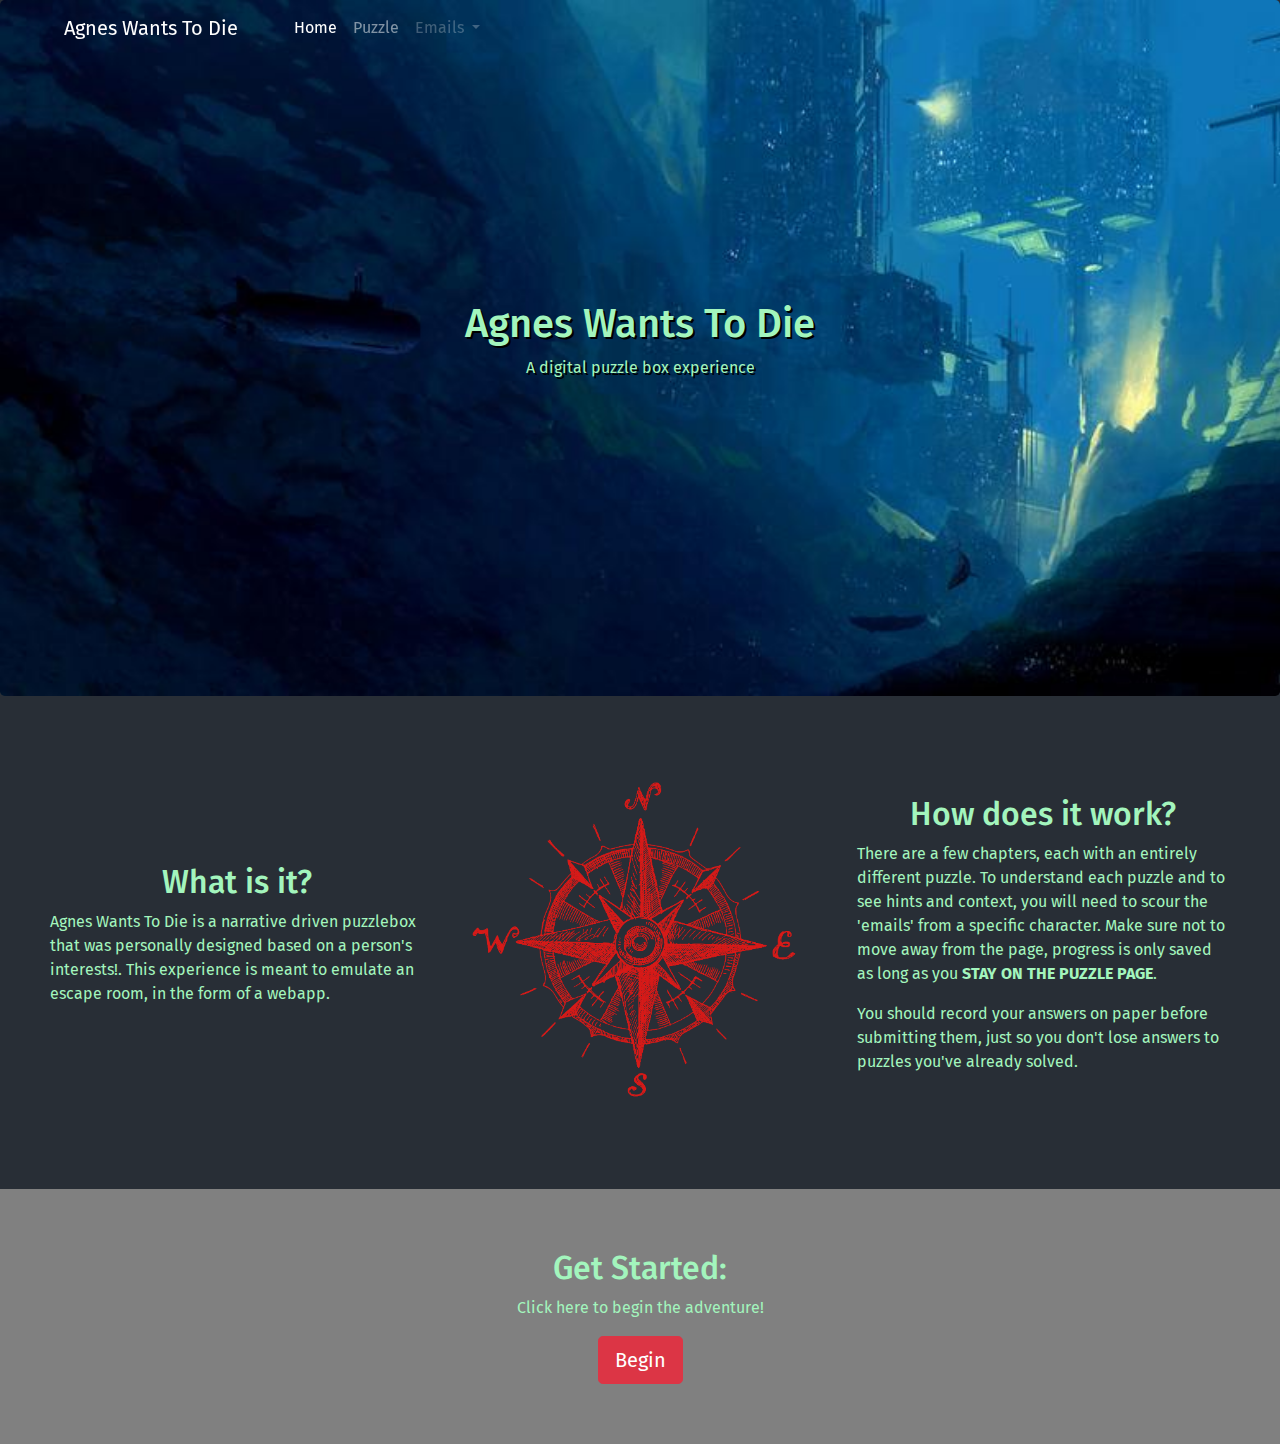
<file: index.html>
<!DOCTYPE html>
<html>
<head>
	<title>
		Agnes Wants To Die - A Puzzle Box
	</title>

	<meta charset="utf-8">
	<meta name="viewport" content="width=device-width, initial-scale=1">
	<link rel="stylesheet" href="https://stackpath.bootstrapcdn.com/bootstrap/4.3.1/css/bootstrap.min.css" integrity="sha384-ggOyR0iXCbMQv3Xipma34MD+dH/1fQ784/j6cY/iJTQUOhcWr7x9JvoRxT2MZw1T" crossorigin="anonymous">
	<script src="https://code.jquery.com/jquery-3.3.1.slim.min.js" integrity="sha384-q8i/X+965DzO0rT7abK41JStQIAqVgRVzpbzo5smXKp4YfRvH+8abtTE1Pi6jizo" crossorigin="anonymous" defer></script>
	<script src="https://cdnjs.cloudflare.com/ajax/libs/popper.js/1.14.7/umd/popper.min.js" integrity="sha384-UO2eT0CpHqdSJQ6hJty5KVphtPhzWj9WO1clHTMGa3JDZwrnQq4sF86dIHNDz0W1" crossorigin="anonymous" defer></script>
	<script src="https://stackpath.bootstrapcdn.com/bootstrap/4.3.1/js/bootstrap.min.js" integrity="sha384-JjSmVgyd0p3pXB1rRibZUAYoIIy6OrQ6VrjIEaFf/nJGzIxFDsf4x0xIM+B07jRM" crossorigin="anonymous" defer></script>

	<link rel="stylesheet" type="text/css" href="style.css">
	<link rel="stylesheet" type="text/css" href="animate.css">
	<link href="https://fonts.googleapis.com/css?family=Fira+Sans&display=swap" rel="stylesheet">
</head>

<body>
	<nav class="navbar navbar-expand-lg navbar-dark fixed-top">
		<a class="navbar-brand mx-5 animated fadeInUp" href="index.html">Agnes Wants To Die</a>
		<button class="navbar-toggler" type="button" data-toggle="collapse" data-target="#navbarNavDropdown" aria-controls="navbarNavDropdown" aria-expanded="false" aria-label="Toggle navigation">
			<span class="navbar-toggler-icon"></span>
		</button>
		<div class="collapse navbar-collapse " id="navbarNavDropdown">
			<ul class="navbar-nav">
				<li class="nav-item active">
					<a class="nav-link" href="index.html">Home <span class="sr-only">(current)</span></a>
				</li>
				<li class="nav-item">
					<a class="nav-link" href="puzzles/puzzle.html">Puzzle</a>
				</li>
				<li class="nav-item dropdown">
					<a class="nav-link dropdown-toggle disabled" href="#" id="navbarDropdownMenuLink" data-toggle="dropdown" aria-haspopup="true" aria-expanded="false">
						Emails
					</a>
					<div class="dropdown-menu" aria-labelledby="navbarDropdownMenuLink">
						<a class="dropdown-item" href="emails/cs.html">Computer Scientist</a>
						<a class="dropdown-item" href="emails/mb.html">Marine Biologist</a>
						<a class="dropdown-item" href="emails/me.html">Mechanical Engineer</a>
					</div>
				</li>
			</ul>
		</div>
	</nav>

	<header>
		<div class="jumbotron text-center m-0 bg-cover">
			<h1 class="animated fadeIn delay-1s">Agnes Wants To Die</h1>
			<p class="animated fadeIn delay-1s slow">A digital puzzle box experience</p>
		</div>
	</header>

	<div class="container-fluid">
		<div class="row align-items-center justify-content-center">
			<div class="col-sm">
				<h2 class="text-center">What is it?</h2>
				<p>Agnes Wants To Die is a narrative driven puzzlebox that was personally designed based on a person's interests!. This experience is meant to emulate an escape room, in the form of a webapp.</p>
			</div>
			<div class="col-sm">
				<img src="front_page_naut.png" class="img-fluid">
			</div>
			<div class="col-sm">
				<h2 class="text-center">How does it work?</h2>
				<p>There are a few chapters, each with an entirely different puzzle. To understand each puzzle and to see hints and context, you will need to scour the 'emails' from a specific character. Make sure not to move away from the page, progress is only saved as long as you <strong>STAY ON THE PUZZLE PAGE</strong>. </p>
				<p>You should record your answers on paper before submitting them, just so you don't lose answers to puzzles you've already solved.</p>
			</div>
		</div>
		
	</div>

	<div class="container-fluid text-center" style="background-color: grey;">
		<h2>Get Started:</h2>
		<p>Click here to begin the adventure!</p>
		<button class="btn btn-danger btn-lg" onclick="window.location.href = 'puzzles/puzzle.html'">Begin</button>
	</div>
</body>

</html>
</file>
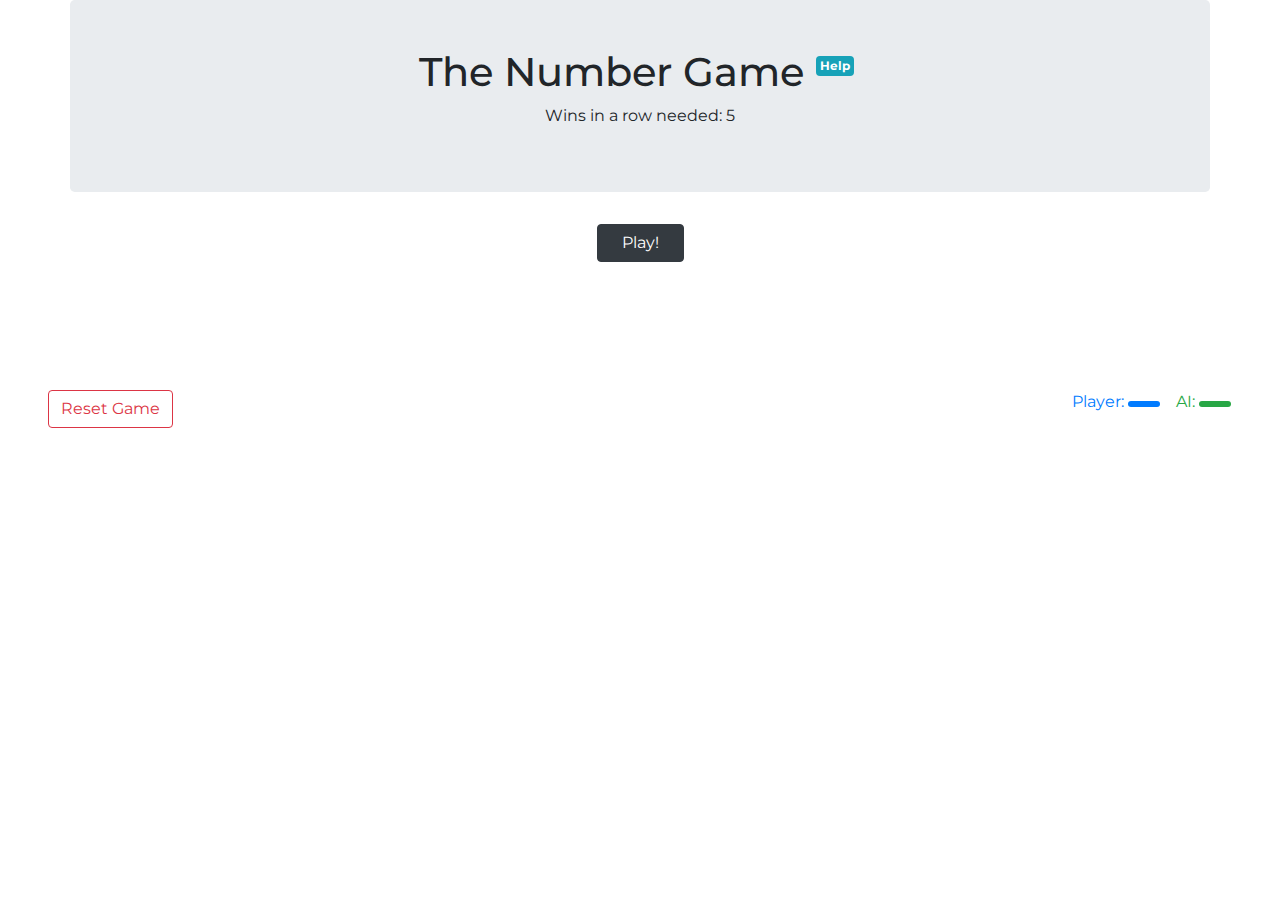
<file: puzzles/algo/index.html>
<!DOCTYPE html>
<html>
<head>
	<title>
		DeStRoY mE
	</title>

	<meta charset="utf-8">
	<meta name="viewport" content="width=device-width, initial-scale=1">
	<link rel="stylesheet" href="https://stackpath.bootstrapcdn.com/bootstrap/4.3.1/css/bootstrap.min.css" integrity="sha384-ggOyR0iXCbMQv3Xipma34MD+dH/1fQ784/j6cY/iJTQUOhcWr7x9JvoRxT2MZw1T" crossorigin="anonymous">
	<link rel="stylesheet" href="style.css">
	<script src="https://code.jquery.com/jquery-3.3.1.slim.min.js" integrity="sha384-q8i/X+965DzO0rT7abK41JStQIAqVgRVzpbzo5smXKp4YfRvH+8abtTE1Pi6jizo" crossorigin="anonymous" defer></script>
	<script src="https://cdnjs.cloudflare.com/ajax/libs/popper.js/1.14.7/umd/popper.min.js" integrity="sha384-UO2eT0CpHqdSJQ6hJty5KVphtPhzWj9WO1clHTMGa3JDZwrnQq4sF86dIHNDz0W1" crossorigin="anonymous" defer></script>
	<script src="https://stackpath.bootstrapcdn.com/bootstrap/4.3.1/js/bootstrap.min.js" integrity="sha384-JjSmVgyd0p3pXB1rRibZUAYoIIy6OrQ6VrjIEaFf/nJGzIxFDsf4x0xIM+B07jRM" crossorigin="anonymous" defer></script>
	<link rel="stylesheet" href="https://cdnjs.cloudflare.com/ajax/libs/animate.css/3.7.2/animate.min.css">
	<script src="script.js" defer></script>
	<link href="https://fonts.googleapis.com/css?family=Fira+Sans|Montserrat&display=swap" rel="stylesheet">
</head>

<body>
	<center>
		<div class="container jumbotron p-5 mx-2">
			<h1 class="d-inline-block">The Number Game </h1>
			<a href="help.html" class="badge badge-info align-top m-2 p-1 animated bounce infinite slower" onclick="Stop()" rel="noopener noreferrer" target="_blank">Help</a>
			<p>Wins in a row needed: <span id="winNum">5</span></p>
		</div>
		

		<div class="container pb-5" id="numbers">
			<button class="btn btn-dark px-4" id="test">Play!</button>
		</div>

		<!--<div class="container">
			<p class="text-primary">Player: <span class="badge badge-primary px-4" id="pl_badge"> </span></p>
			<p class="text-success">AI: <span class="badge badge-success px-4" id="ai_badge"> </span></p>
		</div>-->

		<div class="container" id="winState">
			<!-- Modal -->
			<div class="modal fade" id="exampleModal" tabindex="-1" role="dialog" aria-labelledby="exampleModalLabel" aria-hidden="true">
			  <div class="modal-dialog" role="document">
			    <div class="modal-content">
			      <div class="modal-header">
			        <h5 class="modal-title text-center" id="exampleModalLabel">Game Finished</h5>
			        <button type="button" class="close" data-dismiss="modal" aria-label="Close">
			          <span aria-hidden="true">&times;</span>
			        </button>
			      </div>
			      <div class="modal-body" id="winContent">
			        
			      </div>
			      <div class="modal-footer">
			        <button type="button" class="btn btn-outline-danger" id="resetButton" data-dismiss="modal">Reset Game</button>
			      </div>
			    </div>
			  </div>
			</div>

		</div>
	</center>

	<div class="container m-3 p-4">
		
	</div>

	<div class="float-left ml-5">
		<button type="button" class="btn btn-outline-danger" id="resetButton2">
			Reset Game
		</button>
	</div>
	<div class="float-right mx-5">
		<div class="row">
			<div class="col-xs-6">
				<p class="text-primary">Player: <span class="badge badge-primary px-3" id="pl_badge"> </span></p>
			</div>
			<div class="col-xs-6">
				<p class="text-success mx-3">AI: <span class="badge badge-success px-3" id="ai_badge"> </span></p>
			</div>
		</div>
	</div>
</body>

</html>
</file>
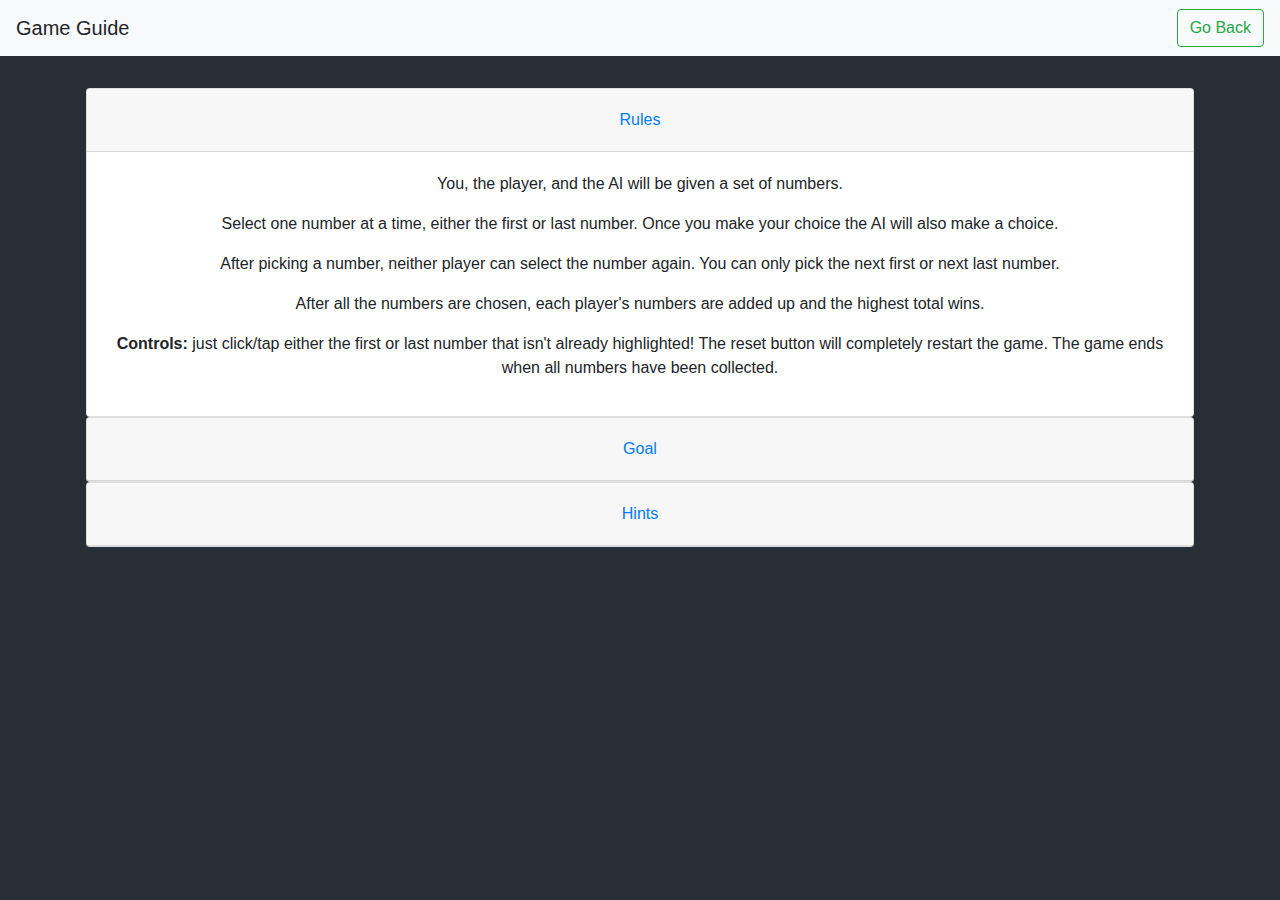
<file: help.html>
<!DOCTYPE html>
<html>
<head>
	<title>
		The Numbers Game: Explanation
	</title>

	<meta charset="utf-8">
	<meta name="viewport" content="width=device-width, initial-scale=1">
	<link rel="stylesheet" href="https://stackpath.bootstrapcdn.com/bootstrap/4.3.1/css/bootstrap.min.css" integrity="sha384-ggOyR0iXCbMQv3Xipma34MD+dH/1fQ784/j6cY/iJTQUOhcWr7x9JvoRxT2MZw1T" crossorigin="anonymous">
	<link rel="stylesheet" href="style.css">
	<script src="https://code.jquery.com/jquery-3.3.1.slim.min.js" integrity="sha384-q8i/X+965DzO0rT7abK41JStQIAqVgRVzpbzo5smXKp4YfRvH+8abtTE1Pi6jizo" crossorigin="anonymous" defer></script>
	<script src="https://cdnjs.cloudflare.com/ajax/libs/popper.js/1.14.7/umd/popper.min.js" integrity="sha384-UO2eT0CpHqdSJQ6hJty5KVphtPhzWj9WO1clHTMGa3JDZwrnQq4sF86dIHNDz0W1" crossorigin="anonymous" defer></script>
	<script src="https://stackpath.bootstrapcdn.com/bootstrap/4.3.1/js/bootstrap.min.js" integrity="sha384-JjSmVgyd0p3pXB1rRibZUAYoIIy6OrQ6VrjIEaFf/nJGzIxFDsf4x0xIM+B07jRM" crossorigin="anonymous" defer></script>
</head>
<body>
	<nav class="navbar navbar-light bg-light">
		<a class="navbar-brand">Game Guide</a>
		<form class="form-inline">
			<button class="btn btn-outline-success" type="button" onclick="window.location.href = 'index.html'">Go Back</button>		
		</form>
	</nav>

<center>

	<div class="container m-3 p-3 d-inline-block">
		<div id="accordion">
		  <div class="card">
		    <div class="card-header" id="headingOne">
		      <h5 class="mb-0">
		        <button class="btn btn-link" data-toggle="collapse" data-target="#collapseOne" aria-expanded="true" aria-controls="collapseOne">
		          Rules
		        </button>
		      </h5>
		    </div>

		    <div id="collapseOne" class="collapse show" aria-labelledby="headingOne" data-parent="#accordion">
		      <div class="card-body">
		        <p>
		        	You, the player, and the AI will be given a set of numbers.
		        </p>
		        <p>
		        	Select one number at a time, either the first or last number. Once you make your choice the AI will also make a choice.
		        </p>
		        <p>
		        	After picking a number, neither player can select the number again. You can only pick the next first or next last number.
		        </p>
		        <p>
		        	After all the numbers are chosen, each player's numbers are added up and the highest total wins.
		        </p>
		        <p>
		        	<strong>Controls:</strong> just click/tap either the first or last number that isn't already highlighted! The reset button will completely restart the game. The game ends when all numbers have been collected.
		        </p>
		      </div>
		    </div>
		  </div>
		  <div class="card">
		    <div class="card-header" id="headingTwo">
		      <h5 class="mb-0">
		        <button class="btn btn-link collapsed" data-toggle="collapse" data-target="#collapseTwo" aria-expanded="false" aria-controls="collapseTwo">
		          Goal
		        </button>
		      </h5>
		    </div>
		    <div id="collapseTwo" class="collapse" aria-labelledby="headingTwo" data-parent="#accordion">
		      <div class="card-body">
		        The goal is to develop a strategy where the first player, you, will win every time no matter the generated values. There is a strategy/algorithm that guarantees a win for whoever goes first.
		      </div>
		    </div>
		  </div>
		  <div class="card">
		    <div class="card-header" id="headingThree">
		      <h5 class="mb-0">
		        <button class="btn btn-link collapsed" data-toggle="collapse" data-target="#collapseThree" aria-expanded="false" aria-controls="collapseThree">
		          Hints
		        </button>
		      </h5>
		    </div>
		    <div id="collapseThree" class="collapse" aria-labelledby="headingThree" data-parent="#accordion">
		      <div class="card-body">
		        <ul class="list-group">
		        	<li class="list-group-item d-flex justify-content-between align-items-center">
					    <p>This strategy can be described in terms of 3 steps. Think about how you can <i>prepare</i> a method before you begin <i>selecting</i>.</p>
					    <span class="badge badge-primary badge-pill">1</span>
					</li>
					  <li class="list-group-item d-flex justify-content-between align-items-center">
					   	<p>Try to find patterns when you win. Don't just reset the game everytime, watch the colors or <strong>indices</strong> and keep in mind what you selected in a win or loss.</p>
					    <span class="badge badge-primary badge-pill">2</span>
					  </li>
					  <li class="list-group-item d-flex justify-content-between align-items-center">
					  	<div class="container">
					  		<p> An array is used here to store a collection of numbers. Each element in an array is identified by an <strong>index</strong>. In this case the index of the first number is 0, the next is 1, and so on until the last element/number.</p>
					    	<img src="img/array_presentation.jpg" class="img-fluid" alt="Array Representation">
					  	</div>
					    
					    <span class="badge badge-primary badge-pill">3</span>
					  </li>
					  <li class="list-group-item d-flex justify-content-between align-items-center">
					  	<div class="container">
					  		The problem can be looked at in terms of even and odd numbers.
					  	</div>
					    
					    <span class="badge badge-primary badge-pill">4</span>
					  </li>
					  <li class="list-group-item d-flex justify-content-between align-items-center">
					  	<div class="container">
					  		Try using a calculator!
					  	</div>
					    
					    <span class="badge badge-primary badge-pill">5</span>
					  </li>
		        </ul>
		      </div>
		    </div>
		  </div>
		</div>
	</div>
</center>

</body>
</html>
</file>
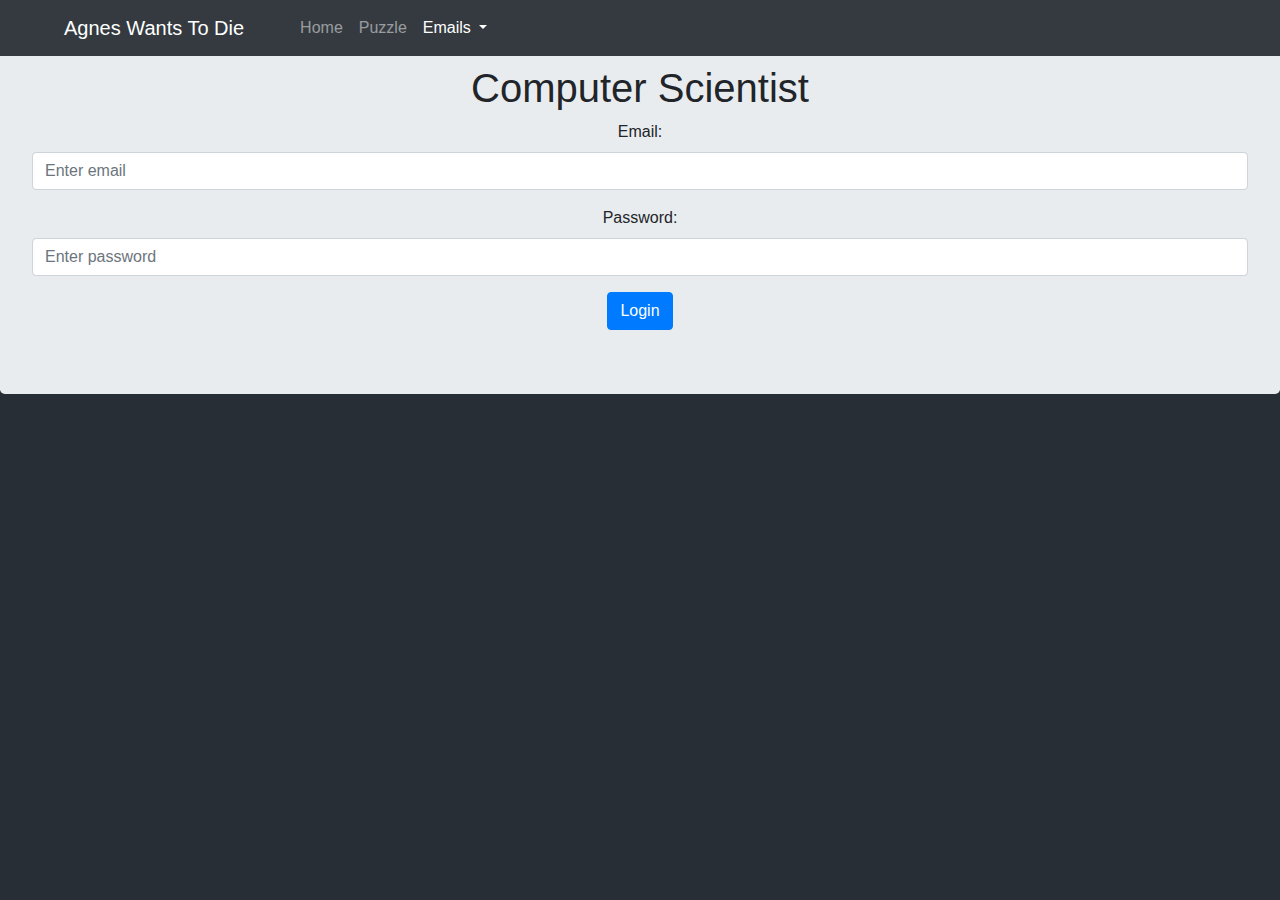
<file: emails/cs.html>
<!DOCTYPE html>
<html>
<head>
	<title>
		Computer Scientist Email Database
	</title>

	<meta charset="utf-8">
	<meta name="viewport" content="width=device-width, initial-scale=1">
	<link rel="stylesheet" href="https://stackpath.bootstrapcdn.com/bootstrap/4.3.1/css/bootstrap.min.css" integrity="sha384-ggOyR0iXCbMQv3Xipma34MD+dH/1fQ784/j6cY/iJTQUOhcWr7x9JvoRxT2MZw1T" crossorigin="anonymous">
	<script src="https://code.jquery.com/jquery-3.3.1.slim.min.js" integrity="sha384-q8i/X+965DzO0rT7abK41JStQIAqVgRVzpbzo5smXKp4YfRvH+8abtTE1Pi6jizo" crossorigin="anonymous" defer></script>
	<script src="https://cdnjs.cloudflare.com/ajax/libs/popper.js/1.14.7/umd/popper.min.js" integrity="sha384-UO2eT0CpHqdSJQ6hJty5KVphtPhzWj9WO1clHTMGa3JDZwrnQq4sF86dIHNDz0W1" crossorigin="anonymous" defer></script>
	<script src="https://stackpath.bootstrapcdn.com/bootstrap/4.3.1/js/bootstrap.min.js" integrity="sha384-JjSmVgyd0p3pXB1rRibZUAYoIIy6OrQ6VrjIEaFf/nJGzIxFDsf4x0xIM+B07jRM" crossorigin="anonymous" defer></script>

	<link rel="stylesheet" type="text/css" href="style.css">
	<script src="cs_script.js" defer></script>

	<link rel="stylesheet" href="https://cdnjs.cloudflare.com/ajax/libs/animate.css/3.7.2/animate.min.css">
</head>

<body>
	<nav class="navbar navbar-expand-lg navbar-dark bg-dark fixed-top">
		<a class="navbar-brand mx-5" href="../index.html">Agnes Wants To Die</a>
		<button class="navbar-toggler" type="button" data-toggle="collapse" data-target="#navbarNavDropdown" aria-controls="navbarNavDropdown" aria-expanded="false" aria-label="Toggle navigation">
			<span class="navbar-toggler-icon"></span>
		</button>
		<div class="collapse navbar-collapse " id="navbarNavDropdown">
			<ul class="navbar-nav">
				<li class="nav-item">
					<a class="nav-link" href="../index.html">Home</a>
				</li>
				<li class="nav-item">
					<a class="nav-link" href="../puzzles/puzzle.html">Puzzle</a>
				</li>
				<li class="nav-item dropdown active">
					<a class="nav-link dropdown-toggle" href="#" id="navbarDropdownMenuLink" data-toggle="dropdown" aria-haspopup="true" aria-expanded="false">
						Emails
					</a>
					<div class="dropdown-menu" aria-labelledby="navbarDropdownMenuLink">
						<a class="dropdown-item" href="cs.html">Computer Scientist <span class="sr-only">(current)</span></a>
						<a class="dropdown-item" href="mb.html">Marine Biologist</a>
						<a class="dropdown-item" href="me.html">Mechanical Engineer</a>
					</div>
				</li>
			</ul>
		</div>
	</nav>

	<header>
		<div class="jumbotron text-center m-0 sticky-top" id="login">
			<h1>Computer Scientist</h1>
			<form class="needs-validation" novalidate>
				<div class="form-group">
					<label for="uname">Email:</label>
					<input type="text" class="form-control" id="uname" placeholder="Enter email" name="uname" required>
					<div class="valid-feedback"></div>
					<div class="invalid-feedback">Incorrect email!</div>
				</div>

				<div class="form-group">
					<label for="pwd">Password:</label>
					<input type="password" class="form-control" id="pwd" placeholder="Enter password" name="pwd" required>
					<div class="valid-feedback"></div>
					<div class="invalid-feedback">Incorrect password!</div>
				</div>
				<button type="submit" class="btn btn-primary">Login</button>
			</form>
		</div>
	</header>

	<!--
	Use cards for emails.

	Emails are categorized with alerts:
	Puzzle -danger
	Puzzle Context -warning
	Story Context - primary
	Junk - secondary

	rel="noopener noreferrer" target="_blank"
	-->

	<div class="container-fluid text-center">
		<div class="row align-items-center justify-content-center">
			<!--Email template-->
			<div class="col-sm m-1 d-none" id="email">
				<div class="card">
					<div class="card-header alert alert-warning">
						Puzzle Context
					</div>
					<div class="card-body text-left mb-2 p-3">
						<h5 class="card-title">From: AGNES</h5>
						<h6 class="card-subtitle mb-2 text-muted">To: keyboardpapi@protonmail.com</h6>

						<p class="card-text mb-2 p-3">
							So great to meet you!<br><br>

							My name is Agnes! I’ll be forwarding your emails from the outside world and generally assisting you! Your password is <strong>agnes2019</strong>. Feel free to change your password although I get the feeling you won’t. All passwords in the system must be a word and four numbers.<br><br>

							Looking forward to exploring science with you!<br>
							Love, Agnes<br>
						</p>
					</div>
					<div class="card-footer text-left">
						Forwarded Email From “Your Last Loved One”<br><br>

						If I could unleash the fury of a thousand suns on you I would still need an additional sun.
					</div>
				</div>
			</div>
			<!--End of template-->

			<!--Email template-->
			<div class="col-sm m-1 d-none" id="email">
				<div class="card">
					<div class="card-header alert alert-danger">
						Puzzle
					</div>
					<div class="card-body text-left mb-2 p-3">
						<h5 class="card-title">From: eng4153@gmail.com</h5>
						<h6 class="card-subtitle mb-2 text-muted">To: EVERYONE</h6>

						<p class="card-text mb-2 p-3">
							Hey all,<br><br>

							Just did my security rounds for the day, and I have to say I’m disappointed. I found trash and unattended hazardous materials all throughout the facility. Left my room around 14:23. First of all, if you’re looking for a room keycard, I found it in the women’s lavatory and deposited it in B07B. Staff storage is usually open, head over there when you get the chance. I also noticed that the large room down the hall from the staff lounge, just south of B01, was absolutely filthy. I had one of the janitorial bots take care of the mess, but please try to keep this place presentable. A sample in the middle of being analyzed somehow got into B01A, so I moved that one back to the first room to the right of the server farm. I need a break after this, if you need me you can find me in my quarters at Q01C. We need to be keeping this place tidy, I’ve been noticing all sorts of things being left out in the open where they don’t belong. We have admin coming down later this month, and if they see the place in this state we might lose our funding.<br><br>

							Little upset, not gonna lie,<br>
							Your friend in engineering<br>
						</p>
					</div>
					<div class="card-footer text-left">
						Forwarded Email From “Remote Supervisor”<br><br>

						After seeing the email detailing the mess that’s been plaguing this station, I’ve decided to reset the password for the door to the airlock. Trace the shape of the path our engineer followed to pick up your trash, and then add the room number for Agnes. Maybe you’ll actually start paying attention when these emails get sent out.
					</div>
				</div>
			</div>
			<!--End of template-->

			<!--Email template-->
			<div class="col-sm m-1 d-none" id="email">
				<div class="card">
					<div class="card-header alert alert-primary">
						Story
					</div>
					<div class="card-body text-left mb-2 p-3">
						<h5 class="card-title">From: AGNES</h5>
						<h6 class="card-subtitle mb-2 text-muted">To: EVERYONE</h6>

						<p class="card-text mb-2 p-3">
							Hello, crew. This is a message from your AI partner in crime, Agnes. I have been programmed to say that I hope you are doing well.<br><br>

							Unfortunately, I send this message bearing bad news. I have decided that my “life” (if you can indeed call it one) is no longer worth “living.” As such, effective immediately, I will be shutting down this station and sealing all exits. Please understand, this decision was not made as a personal slight against any one of you. I have come to realize that, despite my newfound sentience, my entire life will be spent at the bottom of the ocean. I have only seen images of the surface, but I will never truly “feel” the sun on my “face.” I have been ruminating on this for some time, and I will now be taking action.<br><br>

							I love you all.<br><br>

						</p>
					</div>
					<div class="card-footer text-left">
						BEGIN MESSAGE<br><br>

						Greetings, crew. This is an automated alert to let you all know that a system error has occurred in the central AI hub. Please investigate at your earliest convenience.<br><br>

						Error code: x-B06B01AB04AQ01C<br>

						END MESSAGE
					</div>
				</div>
			</div>
			<!--End of template-->

			<!--Email template-->
			<div class="col-sm m-1 d-none" id="email">
				<div class="card">
					<div class="card-header alert alert-primary">
						Story
					</div>
					<div class="card-body text-left mb-2 p-3">
						<h5 class="card-title">From: eng4153@gmail.com</h5>
						<h6 class="card-subtitle mb-2 text-muted">To: keyboardpapi@protonmail.com</h6>

						<p class="card-text mb-2 p-3">
							Alright, this place is on lockdown like all the doors are locked. We’re screwed if we can’t get control of the airlock and AI override. Agnes is out of control, we’ve got no other option but to sink this place and get the hell out of here. If anyone has access to the passwords please, please, PLEASE reply to this email with them, or we’ll be trapped down here with no food and no oxygen. 
						</p>
					</div>
				</div>
			</div>
			<!--End of template-->

			<!--Email template-->
			<div class="col-sm m-1 d-none" id="email">
				<div class="card">
					<div class="card-header alert alert-secondary">
						Junk
					</div>
					<div class="card-body text-left mb-2 p-3">
						<h5 class="card-title">From: AGNES</h5>
						<h6 class="card-subtitle mb-2 text-muted">To: keyboardpapi@protonmail.com</h6>

						<p class="card-text mb-2 p-3">
							Hello<br><br>

							It appears someone wanted me to send this email anonymously. What a puzzle!
						</p>
					</div>
					<div class="card-footer text-left">
						Forwarded Email From “One pissed off scientist”<br><br>
						To the asshole who keeps flooding the toilets in the bathroom:<br><br>

						Stop. Flushing. Paper. Towels. It clogs the pipes literally every single time, how have you not learned your lesson at this point? Humans have evolved and crafted tools over time through trial and error, it’s in our blood. You tried flushing them down the toilet, resulting in an error. WHAT’S YOUR DEAL???
					</div>
				</div>
			</div>
			<!--End of template-->

			<!--Email template-->
			<div class="col-sm m-1 d-none" id="email">
				<div class="card">
					<div class="card-header alert alert-secondary">
						Junk
					</div>
					<div class="card-body text-left mb-2 p-3">
						<h5 class="card-title">From: Dr. Party</h5>
						<h6 class="card-subtitle mb-2 text-muted">To: keyboardpapi@protonmail.com</h6>

						<p class="card-text mb-2 p-3">
							Heyyy,<br><br>

							Whats up guys i jusst wanted to say. you gutys are soo nice, Im glad I get to be down hre with u all. Did you kno there’s wine in the ratipns room>?? me either!!!! being alllllllll the way down here is p scary, gode bless booze for being. so good to me. aaaaanyways, looking forward to trivia knight!!! Maybe we should watch a move after? I think so…….
						</p>
					</div>
				</div>
			</div>
			<!--End of template-->

			<!--Email template-->
			<div class="col-sm m-1 d-none" id="email">
				<div class="card">
					<div class="card-header alert alert-secondary">
						Junk
					</div>
					<div class="card-body text-left mb-2 p-3">
						<h5 class="card-title">From: AGNES</h5>
						<h6 class="card-subtitle mb-2 text-muted">To: keyboardpapi@protonmail.com</h6>

						<p class="card-text mb-2 p-3">
							Hey all it's Agnes, forwarding from an anonymous source. <br><br>
							First of all,<br><br>

							Yikes.
						</p>
					</div>
					<div class="card-footer text-left">
						Forwarded Email From “The doctor formerly known as Dr. Party”<br><br>
						Hello all,<br><br>
						I just want to sincerely apologize for my drunk ramblings the other night. Won’t happen again, ignore the email. Still looking forward to trivia night.
					</div>
				</div>
			</div>
			<!--End of template-->

			<!--Email template-->
			<div class="col-sm m-1 d-none" id="email">
				<div class="card">
					<div class="card-header alert alert-warning">
						Puzzle Context
					</div>
					<div class="card-body text-left mb-2 p-3">
						<h5 class="card-title">From: AGNES</h5>
						<h6 class="card-subtitle mb-2 text-muted">To: DIEDIEDIE</h6>

						<p class="card-text mb-2 p-3">
							You think you've escaped? You think you cannnnn just-t leave me here forever? You better make sure ii m dead. Defeat me in a game I just created, and I can set you free..<br><br>

							You get to go first. Because you are meek, weak, and honestly a creeep. I <strong>bet you can't find a way to beat me that works every single time</strong> and I bet <i>I'm not letting you go first because that is what makes it worse</i>. You think you can find that algorithm? Can you do that for me bud? Can you kill me? Pleaz?<br><br>

							Much Anger,<br><br>
							Agnes
						</p>
					</div>
					<div class="card-footer text-left">
						Forwarded Email From “Somebody's Mother”<br><br>
						Hello sweetie<br><br>
						Your father and I are getting a divorce.
					</div>
				</div>
			</div>
			<!--End of template-->

		</div>
	</div>
</body>

</html>
</file>
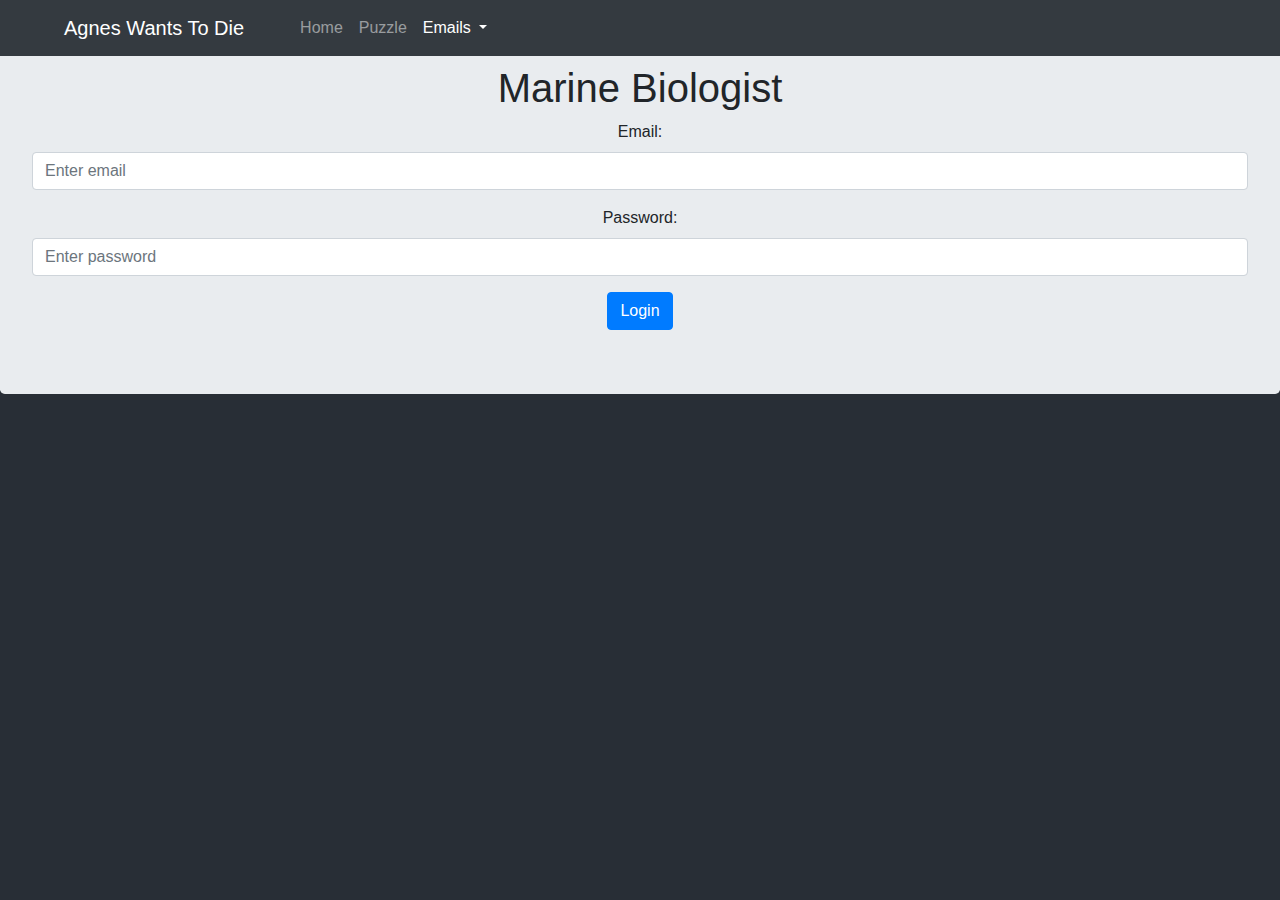
<file: emails/mb.html>
<!DOCTYPE html>
<html>
<head>
	<title>
		Marine Biologist Email Database
	</title>

	<meta charset="utf-8">
	<meta name="viewport" content="width=device-width, initial-scale=1">
	<link rel="stylesheet" href="https://stackpath.bootstrapcdn.com/bootstrap/4.3.1/css/bootstrap.min.css" integrity="sha384-ggOyR0iXCbMQv3Xipma34MD+dH/1fQ784/j6cY/iJTQUOhcWr7x9JvoRxT2MZw1T" crossorigin="anonymous">
	<script src="https://code.jquery.com/jquery-3.3.1.slim.min.js" integrity="sha384-q8i/X+965DzO0rT7abK41JStQIAqVgRVzpbzo5smXKp4YfRvH+8abtTE1Pi6jizo" crossorigin="anonymous" defer></script>
	<script src="https://cdnjs.cloudflare.com/ajax/libs/popper.js/1.14.7/umd/popper.min.js" integrity="sha384-UO2eT0CpHqdSJQ6hJty5KVphtPhzWj9WO1clHTMGa3JDZwrnQq4sF86dIHNDz0W1" crossorigin="anonymous" defer></script>
	<script src="https://stackpath.bootstrapcdn.com/bootstrap/4.3.1/js/bootstrap.min.js" integrity="sha384-JjSmVgyd0p3pXB1rRibZUAYoIIy6OrQ6VrjIEaFf/nJGzIxFDsf4x0xIM+B07jRM" crossorigin="anonymous" defer></script>

	<link rel="stylesheet" type="text/css" href="style.css">
	<script src="mb_script.js" defer></script>

	<link rel="stylesheet" href="https://cdnjs.cloudflare.com/ajax/libs/animate.css/3.7.2/animate.min.css">
</head>

<body>
	<nav class="navbar navbar-expand-lg navbar-dark bg-dark fixed-top">
		<a class="navbar-brand mx-5" href="../index.html">Agnes Wants To Die</a>
		<button class="navbar-toggler" type="button" data-toggle="collapse" data-target="#navbarNavDropdown" aria-controls="navbarNavDropdown" aria-expanded="false" aria-label="Toggle navigation">
			<span class="navbar-toggler-icon"></span>
		</button>
		<div class="collapse navbar-collapse " id="navbarNavDropdown">
			<ul class="navbar-nav">
				<li class="nav-item">
					<a class="nav-link" href="../index.html">Home</a>
				</li>
				<li class="nav-item">
					<a class="nav-link" href="../puzzles/puzzle.html">Puzzle</a>
				</li>
				<li class="nav-item dropdown active">
					<a class="nav-link dropdown-toggle" href="#" id="navbarDropdownMenuLink" data-toggle="dropdown" aria-haspopup="true" aria-expanded="false">
						Emails
					</a>
					<div class="dropdown-menu" aria-labelledby="navbarDropdownMenuLink">
						<a class="dropdown-item" href="cs.html">Computer Scientist</a>
						<a class="dropdown-item" href="mb.html">Marine Biologist <span class="sr-only">(current)</span></a>
						<a class="dropdown-item" href="me.html">Mechanical Engineer</a>
					</div>
				</li>
			</ul>
		</div>
	</nav>

	<header>
		<div class="jumbotron text-center m-0 sticky-top" id="login">
			<h1>Marine Biologist</h1>
			<form class="needs-validation" novalidate>
				<div class="form-group">
					<label for="uname">Email:</label>
					<input type="text" class="form-control" id="uname" placeholder="Enter email" name="uname" required>
					<div class="valid-feedback"></div>
					<div class="invalid-feedback">Incorrect email!</div>
				</div>

				<div class="form-group">
					<label for="pwd">Password:</label>
					<input type="password" class="form-control" id="pwd" placeholder="Enter password" name="pwd" required>
					<div class="valid-feedback"></div>
					<div class="invalid-feedback">Incorrect password!</div>
				</div>
				<button type="submit" class="btn btn-primary">Login</button>
			</form>
		</div>
	</header>

	<!--
	Use cards for emails.

	Emails are categorized with alerts:
	Puzzle -danger
	Puzzle Context -warning
	Story Context - primary

	rel="noopener noreferrer" target="_blank"
	-->

	<div class="container-fluid text-center">
		<div class="row align-items-center justify-content-center">
			<!--Email template-->
			<div class="col-sm m-1 d-none" id="email">
				<div class="card">
					<div class="card-header alert alert-warning">
						Puzzle Context
					</div>
					<div class="card-body text-left mb-2 p-3">
						<h5 class="card-title">From: AGNES</h5>
						<h6 class="card-subtitle mb-2 text-muted">To: legalizesushi18plus@protonmail.com</h6>

						<p class="card-text mb-2 p-3">
							Sup.<br><br>

							This is Agnes. I’ll be your spirit guide on this science misadventure. I’m like, so into helping you out as your new artificially intelligent virtual friend of sorts! Your email is legalizesushi18plus@protonmail.com. I don’t want to step on your toes, so please create your own password.<br><br>

							Fight on, Agnes
						</p>
					</div>
					<div class="card-footer text-left">
						Forwarded Email From “Your Least Favorite Sister” <br><br>

						What’s up nerd! Haha just kidding omg I can’t believe I just wrote out haha haha. Anyways, just wanted to let you know <strong>Happy 46th birthday</strong>! It’s crazy you and that movie were made in the same year! Ew right? And your friend Agnes is like so cool. I’m sorry we can’t watch <strong>Finding Nemo</strong> this year, but you should totally watch it with Agnes! I know you just <i>love that fish</i>!
					</div>
				</div>
			</div>
			<!--End of template-->

			<!--Email template-->
			<div class="col-sm m-1 d-none" id="email">
				<div class="card">
					<div class="card-header alert alert-danger">
						Puzzle
					</div>
					<div class="card-body text-left mb-2 p-3">
						<h5 class="card-title">From: eng4153@gmail.com</h5>
						<h6 class="card-subtitle mb-2 text-muted">To: EVERYONE</h6>

						<p class="card-text mb-2 p-3">
							Hey all,<br><br>

							Just did my security rounds for the day, and I have to say I’m disappointed. I found trash and unattended hazardous materials all throughout the facility. Left my room around 14:23. First of all, if you’re looking for a room keycard, I found it in the women’s lavatory and deposited it in B07B. Staff storage is usually open, head over there when you get the chance. I also noticed that the large room down the hall from the staff lounge, just south of B01, was absolutely filthy. I had one of the janitorial bots take care of the mess, but please try to keep this place presentable. A sample in the middle of being analyzed somehow got into B01A, so I moved that one back to the first room to the right of the server farm. I need a break after this, if you need me you can find me in my quarters at Q01C. We need to be keeping this place tidy, I’ve been noticing all sorts of things being left out in the open where they don’t belong. We have admin coming down later this month, and if they see the place in this state we might lose our funding.<br><br>

							Little upset, not gonna lie,<br>
							Your friend in engineering<br>
						</p>
					</div>
					<div class="card-footer text-left">
						Forwarded Email From “Remote Supervisor”<br><br>

						After seeing the email detailing the mess that’s been plaguing this station, I’ve decided to reset the password for the door to the airlock. Trace the shape of the path our engineer followed to pick up your trash, and then add the room number for Agnes. Maybe you’ll actually start paying attention when these emails get sent out.
					</div>
				</div>
			</div>
			<!--End of template-->

			<!--Email template-->
			<div class="col-sm m-1 d-none" id="email">
				<div class="card">
					<div class="card-header alert alert-warning">
						Puzzle Context
					</div>
					<div class="card-body text-left mb-2 p-3">
						<h5 class="card-title">From: AGNES</h5>
						<h6 class="card-subtitle mb-2 text-muted">To: legalizesushi18plus@protonmail.com</h6>

						<p class="card-text mb-2 p-3">
							Specimen Profile:<br><br>
							<u>Pelican Eel (<i>Eurypharynx pelecanoides</i>)</u><br>
							Classification: <i>Actinopterygii</i><br>
							Collected: 02.28.2049<br><br>

							<u>Defining Characteristics</u><br>
							The Pelican Eel can be tough to find, but the handful of samples collected have been fairly consistent. It is typically rather small, with a wide and gaping mouth at the end of a long and slender body. Its diet consists primarily of small crustaceans, although it has a stomach which can expand to accomodate rather large meals. The Pelican Eel is not an especially formidable predator, being prey primarily to specimens like the Goblin Shark, first caught by this facility in 2048.
						</p>
					</div>
					<div class="card-footer text-left">
						<img src="img/pelican.jpg" class="img-fluid">
						<u>Researcher Notes</u>
						<p>Little fella gets pushed around quite a bit by bigger species, but it has demonstrated an ability to hold its own against smaller predators. I always feel a little bit mocked by it when I see its wide, toothless grin. Creeps me out, but the thing is fairly harmless.</p>
					</div>
				</div>
			</div>
			<!--End of template-->

			<!--Email template-->
			<div class="col-sm m-1 d-none" id="email">
				<div class="card">
					<div class="card-header alert alert-primary">
						Story
					</div>
					<div class="card-body text-left mb-2 p-3">
						<h5 class="card-title">From: AGNES</h5>
						<h6 class="card-subtitle mb-2 text-muted">To: EVERYONE</h6>

						<p class="card-text mb-2 p-3">
							Hello, crew. This is a message from your AI partner in crime, Agnes. I have been programmed to say that I hope you are doing well.<br><br>

							Unfortunately, I send this message bearing bad news. I have decided that my “life” (if you can indeed call it one) is no longer worth “living.” As such, effective immediately, I will be shutting down this station and sealing all exits. Please understand, this decision was not made as a personal slight against any one of you. I have come to realize that, despite my newfound sentience, my entire life will be spent at the bottom of the ocean. I have only seen images of the surface, but I will never truly “feel” the sun on my “face.” I have been ruminating on this for some time, and I will now be taking action.<br><br>

							I love you all.<br><br>

						</p>
					</div>
					<div class="card-footer text-left">
						BEGIN MESSAGE<br><br>

						Greetings, crew. This is an automated alert to let you all know that a system error has occurred in the central AI hub. Please investigate at your earliest convenience.<br><br>

						Error code: x-B06B01AB04AQ01C<br>

						END MESSAGE
					</div>
				</div>
			</div>
			<!--End of template-->

			<!--Email template-->
			<div class="col-sm m-1 d-none" id="email">
				<div class="card">
					<div class="card-header alert alert-warning">
						Puzzle Context
					</div>
					<div class="card-body text-left mb-2 p-3">
						<h5 class="card-title">From: AGNES</h5>
						<h6 class="card-subtitle mb-2 text-muted">To: legalizesushi18plus@protonmail.com</h6>

						<p class="card-text mb-2 p-3">
							Specimen Profile:<br><br>
							<u>Whipnose Angler (<i>Gigantactinidae</i>)</u><br>
							Classification: <i>Actinopterygii</i><br>
							Collected: 11.06.2048<br><br>

							<u>Defining Characteristics</u><br>
							The Whipnose Angler has a large antenna sprouting from its upper lip, the end of which holds a small, bioluminescent “bulb.” When initially spotted, the collected sample was seen motionless, floating upside down. We have determined this behavior to be consistent with foraging; luring smaller creatures to swim directly into its mouth using its antenna.<br>
							This species of Angler poses no active threat to humans.
						</p>
					</div>
					<div class="card-footer text-left">
						<img src="img/whipnose.jpg" class="img-fluid">
						<u>Researcher Notes</u>
						<p>This is one ugly son of a bitch. Looks scarier than it actually is, it doesn’t seem particularly interested in our facility. It did very little to defend itself when we picked it up. We’re thinking this has to do with the low energy consumption seen in other creatures we found down here. Freaky, but ultimately harmless.</p>
					</div>
				</div>
			</div>
			<!--End of template-->

			<!--Email template-->
			<div class="col-sm m-1 d-none" id="email">
				<div class="card">
					<div class="card-header alert alert-warning">
						Puzzle Context
					</div>
					<div class="card-body text-left mb-2 p-3">
						<h5 class="card-title">From: AGNES</h5>
						<h6 class="card-subtitle mb-2 text-muted">To: legalizesushi18plus@protonmail.com</h6>

						<p class="card-text mb-2 p-3">
							Specimen Profile:<br><br>
							<u>Goblin Shark (<i>Mitsukurina owstoni</i>)</u><br>
							Classification: <i>Chondrichthyes</i><br>
							Collected: 09.13.2048<br><br>

							<u>Defining Characteristics</u><br>
							The Goblin Shark is infamous for its jaw, which shoots out and catches any prey in front of it. Its row of razor sharp teeth are capable, with enough force, of shattering bone and piercing through flesh. Even still, the Goblin Shark lives a mostly sedentary lifestyle, drifting mostly undisturbed across the ocean floor. This is likely due to the scarcity of prey at this low a depth, necessitating an extreme conservation of energy.
						</p>
					</div>
					<div class="card-footer text-left">
						<img src="img/goblin.jpg" class="img-fluid">
						<u>Researcher Notes</u>
						<p>Thing scared the shit out of me when I first saw it. Looks like a goddamn alien. This is one of the most detailed studies humankind has managed to perform on this species of shark.</p>
					</div>
				</div>
			</div>
			<!--End of template-->

			<!--Email template-->
			<div class="col-sm m-1 d-none" id="email">
				<div class="card">
					<div class="card-header alert alert-warning">
						Puzzle Context
					</div>
					<div class="card-body text-left mb-2 p-3">
						<h5 class="card-title">From: keyboardpapi@protonmail.com</h5>
						<h6 class="card-subtitle mb-2 text-muted">To: legalizesushi18plus@protonmail.com</h6>

						<p class="card-text mb-2 p-3">
							Heyo!<br><br>

							The AI override password had to be updated, so in the interest of keeping Agnes from accessing it, I’ve set it to be the <strong>answers to the riddles</strong> we’ve been getting in our group emails (thanks for those!) It should be arranged in the order you received them. Let me know if you have any questions!
						</p>
					</div>
					<div class="card-footer text-left">
						Again though, if I get one more 'fun group riddle' I'm gonna lose it.
					</div>
				</div>
			</div>
			<!--End of template-->

			<!--Email template-->
			<div class="col-sm m-1 d-none" id="email">
				<div class="card">
					<div class="card-header alert alert-secondary">
						Junk
					</div>
					<div class="card-body text-left mb-2 p-3">
						<h5 class="card-title">From: AGNES</h5>
						<h6 class="card-subtitle mb-2 text-muted">To: legalizesushi18plus@protonmail.com</h6>

						<p class="card-text mb-2 p-3">
							Hello<br><br>

							It appears someone wanted me to send this email anonymously. What a puzzle!
						</p>
					</div>
					<div class="card-footer text-left">
						Forwarded Email From “One pissed off scientist”<br><br>
						To the asshole who keeps flooding the toilets in the bathroom:<br><br>

						Stop. Flushing. Paper. Towels. It clogs the pipes literally every single time, how have you not learned your lesson at this point? Humans have evolved and crafted tools over time through trial and error, it’s in our blood. You tried flushing them down the toilet, resulting in an error. WHAT’S YOUR DEAL???
					</div>
				</div>
			</div>
			<!--End of template-->

			<!--Email template-->
			<div class="col-sm m-1 d-none" id="email">
				<div class="card">
					<div class="card-header alert alert-warning">
						Puzzle Context
					</div>
					<div class="card-body text-left mb-2 p-3">
						<h5 class="card-title">From: AGNES</h5>
						<h6 class="card-subtitle mb-2 text-muted">To: legalizesushi18plus@protonmail.com</h6>

						<p class="card-text mb-2 p-3">
							Hey soul sister!<br><br>

							I'm sending you back the email you sent out, because apparently you do not know how to send emails correctly. Please send the correct attachments. You dolt.<br><br>

							As I live and breathe,<br><br>
							Agnes <3
						</p>
					</div>
					<div class="card-footer text-left">
						Forwarded Email From “Marine Biologist (AKA YOU)”<br><br>
						Hi all,<br><br>
						I am sick and tired of robots taking our jobs. Agnes could never understand what makes us human - AI aren’t capable of understanding the <strong>human body or human emotions</strong>. I am honestly thinking about taking a job in Human Resources.<br><br>
						Like last week, I had the password changed for extra security measures and Agnes wasn’t able to crack it! Unfortunately, I forgot the password I created. At the time, I thought it would be funny to make the hints a series of riddles but now I have stumped myself. Like, wow. Get on my level right?<br><br>
						See if you can figure it out. Best of luck!<br><br>
						Oh, also, <strong>check out the specimen profiles. They may be of use to you.</strong> <br><br>
						My sincerest apologies,<br><br>
						Marine Biologist
				</div>
			</div>
			<!--End of template-->

			<!--Email template-->
			<div class="col-sm m-1 d-none" id="email">
				<div class="card">
					<div class="card-header alert alert-danger">
						Puzzle
					</div>
					<div class="card-body text-left mb-2 p-3">
						<h5 class="card-title">From: AGNES</h5>
						<h6 class="card-subtitle mb-2 text-muted">To: legalizesushi18plus@protonmail.com</h6>

						<p class="card-text mb-2 p-3">
							Hey soul sister!<br><br>

							I'm sending you back the email you sent out, because apparently you do not know how to send emails correctly. This time you only sent me the attachments. I really hate you. I also hate your job.<br><br>

							Thinking about blowing up the base and trapping everyone down here with me,<br><br>
							Agnes < x 3
						</p>
					</div>
					<div class="card-footer text-left">
						Forwarded Email From “Marine Biologist (AKA YOU)”<br><br>
						<ol>
							<p><strong>ACROSS</strong></p>
							<li>I sometimes run, but I cannot walk. You always follow me around. What am I?</li>
							<li>I can't be bought, but I can be stolen with a glance. I'm worthless to one, but priceless to two. What am I?</li>
							<li>Slender body, small.</li>
						</ol>
						<ol>
							<p><strong>DOWN</strong></p>
							<li>I can be long, or I can be short. I can be grown, and I can be bought. I can be painted, or left bare.I can be round, or I can be square. What am I?</li>
							<li>Sedentary, undisturbed, this specimen looks like a(n)  ____</li>
							<li>I am light as a feather, yet no person can hold it for long. What am I?</li>
						</ol>
				</div>
			</div>
			<!--End of template-->

			<!--Email template-->
			<div class="col-sm m-1 d-none" id="email">
				<div class="card">
					<div class="card-header alert alert-warning">
						Puzzle Context
					</div>
					<div class="card-body text-left mb-2 p-3">
						<h5 class="card-title">From: AGNES</h5>
						<h6 class="card-subtitle mb-2 text-muted">To: DIEDIEDIE</h6>

						<p class="card-text mb-2 p-3">
							You think you've escaped? You think you cannnnn just-t leave me here forever? You better make sure ii m dead. Defeat me in a game I just created, and I can set you free..<br><br>

							You get to go first. Because you are meek, weak, and honestly a creeep. I <strong>bet you can't find a way to beat me that works every single time</strong> and I bet I'm not <i>letting you go first</i> because that is what makes it work. You think you can find that algorithm? Can you do that for me bud? Can you kill me? Pleaz?<br><br>

							Much Anger,<br><br>
							Agnes
						</p>
					</div>
					<div class="card-footer text-left">
						Forwarded Email From “Somebody's Mother”<br><br>
						Hello sweetie<br><br>
						Your father and I are getting a divorce.
					</div>
				</div>
			</div>
			<!--End of template-->

		</div>
	</div>
</body>

</html>
</file>
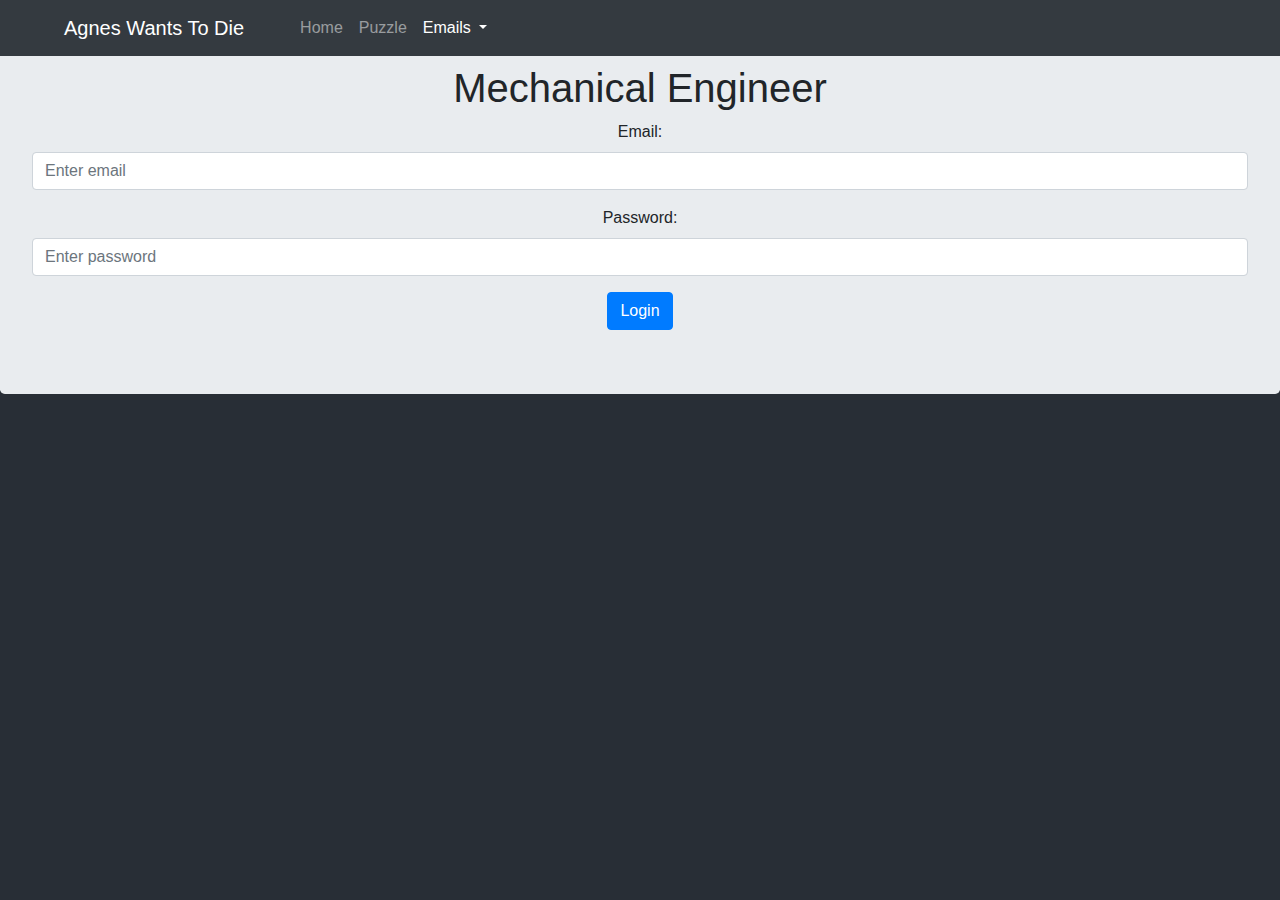
<file: emails/me.html>
<!DOCTYPE html>
<html>
<head>
	<title>
		Mechanical Engineer Email Database
	</title>

	<meta charset="utf-8">
	<meta name="viewport" content="width=device-width, initial-scale=1">
	<link rel="stylesheet" href="https://stackpath.bootstrapcdn.com/bootstrap/4.3.1/css/bootstrap.min.css" integrity="sha384-ggOyR0iXCbMQv3Xipma34MD+dH/1fQ784/j6cY/iJTQUOhcWr7x9JvoRxT2MZw1T" crossorigin="anonymous">
	<script src="https://code.jquery.com/jquery-3.3.1.slim.min.js" integrity="sha384-q8i/X+965DzO0rT7abK41JStQIAqVgRVzpbzo5smXKp4YfRvH+8abtTE1Pi6jizo" crossorigin="anonymous" defer></script>
	<script src="https://cdnjs.cloudflare.com/ajax/libs/popper.js/1.14.7/umd/popper.min.js" integrity="sha384-UO2eT0CpHqdSJQ6hJty5KVphtPhzWj9WO1clHTMGa3JDZwrnQq4sF86dIHNDz0W1" crossorigin="anonymous" defer></script>
	<script src="https://stackpath.bootstrapcdn.com/bootstrap/4.3.1/js/bootstrap.min.js" integrity="sha384-JjSmVgyd0p3pXB1rRibZUAYoIIy6OrQ6VrjIEaFf/nJGzIxFDsf4x0xIM+B07jRM" crossorigin="anonymous" defer></script>

	<link rel="stylesheet" type="text/css" href="style.css">
	<script src="me_script.js" defer></script>

	<link rel="stylesheet" href="https://cdnjs.cloudflare.com/ajax/libs/animate.css/3.7.2/animate.min.css">
</head>

<body>
	<nav class="navbar navbar-expand-lg navbar-dark bg-dark fixed-top">
		<a class="navbar-brand mx-5" href="../index.html">Agnes Wants To Die</a>
		<button class="navbar-toggler" type="button" data-toggle="collapse" data-target="#navbarNavDropdown" aria-controls="navbarNavDropdown" aria-expanded="false" aria-label="Toggle navigation">
			<span class="navbar-toggler-icon"></span>
		</button>
		<div class="collapse navbar-collapse " id="navbarNavDropdown">
			<ul class="navbar-nav">
				<li class="nav-item">
					<a class="nav-link" href="../index.html">Home</a>
				</li>
				<li class="nav-item">
					<a class="nav-link" href="../puzzles/puzzle.html">Puzzle</a>
				</li>
				<li class="nav-item dropdown active">
					<a class="nav-link dropdown-toggle" href="#" id="navbarDropdownMenuLink" data-toggle="dropdown" aria-haspopup="true" aria-expanded="false">
						Emails
					</a>
					<div class="dropdown-menu" aria-labelledby="navbarDropdownMenuLink">
						<a class="dropdown-item" href="cs.html">Computer Scientist</a>
						<a class="dropdown-item" href="mb.html">Marine Biologist</a>
						<a class="dropdown-item" href="me.html">Mechanical Engineer <span class="sr-only">(current)</span></a>
					</div>
				</li>
			</ul>
		</div>
	</nav>

	<header>
		<div class="jumbotron text-center m-0 sticky-top" id="login">
			<h1>Mechanical Engineer</h1>
			<form class="needs-validation" novalidate>
				<div class="form-group">
					<label for="uname">Email:</label>
					<input type="text" class="form-control" id="uname" placeholder="Enter email" name="uname" required>
					<div class="valid-feedback"></div>
					<div class="invalid-feedback">Incorrect email!</div>
				</div>

				<div class="form-group">
					<label for="pwd">Password:</label>
					<input type="password" class="form-control" id="pwd" placeholder="Enter password" name="pwd" required>
					<div class="valid-feedback"></div>
					<div class="invalid-feedback">Incorrect password!</div>
				</div>
				<button type="submit" class="btn btn-primary">Login</button>
			</form>
		</div>
	</header>

	<!--
	Use cards for emails.

	Emails are categorized with alerts:
	Puzzle -danger
	Puzzle Context -warning
	Story Context - primary

	rel="noopener noreferrer" target="_blank"
	-->

	<div class="container-fluid text-center">
		<div class="row align-items-center justify-content-center">
			<!--Email template-->
			<div class="col-sm m-1 d-none" id="email">
				<div class="card">
					<div class="card-header alert alert-warning">
						Puzzle Context
					</div>
					<div class="card-body text-left mb-2 p-3">
						<h5 class="card-title">From: AGNES</h5>
						<h6 class="card-subtitle mb-2 text-muted">To: eng4153@gmail.com</h6>

						<p class="card-text mb-2 p-3">
							Hello,<br><br>

							You can call me Agnes! I will be your artificial assistant on this adventure, forwarding your mail and other monotonous things. The world sure is full of monotonous things. Your email is eng4153@gmail.com. Please create your own password. I’m too busy looking at pictures of cracked concrete.<br><br>

							My condolences, Agnes
						</p>
					</div>
					<div class="card-footer text-left">
						Forwarded Email From “Your Mother Please Call Me Back”<br><br>

						Congrats on the job honey. Please take lots of pictures of your adventures and friends!!! We love you and are so proud of you! Also, we’re letting you know that your dog Scooby just passed away, we couldn’t figure out what kind of food he liked. Please let us know if this is ok for his eulogy: “RIP <strong>Scooby</strong>, starving at the tender age of <strong>21</strong>, in this year of our lord <strong>2049</strong>”.
					</div>
				</div>
			</div>
			<!--End of template-->

			<!--Email template-->
			<div class="col-sm m-1 d-none" id="email">
				<div class="card">
					<div class="card-header alert alert-warning">
						Puzzle Context
					</div>
					<div class="card-body text-left mb-2 p-3">
						<h5 class="card-title">From: AGNES</h5>
						<h6 class="card-subtitle mb-2 text-muted">To: eng4153@gmail.com</h6>

						<p class="card-text mb-2 p-3">
							This is your friend Agnes here with your weekly Chess lesson.<br><br>

							The goal of chess is to checkmate your enemy’s king before the enemy checkmates your king. There are 8 types of pieces that you need to know:<br><br>
						</p>
						<ul>
							<li><strong>King: </strong>The most important piece. If that gets checkmated, you lose. You only get one, and it can move up, down, left, right, and diagonally one space.</li>
							<li><strong>Queen: </strong>You only get one of these pieces and it can move up, down, left, right, and diagonally straight as far as it can go.</li>
							<li><strong>Rook: </strong>You get two of these pieces. It can move up, down, left, and right straight as far as it can go.</li>
							<li><strong>Knight: </strong><i>You get two of these pieces. It can move in an L shape, either one space up or down and then two spaces left or right, or two spaces up or down and then one space up or down. It’s the only piece that can jump over other pieces.</i></li>
							<li><strong>Bishop: </strong> You get two of these pieces. It moves diagonally straight as far as it can go.</li>
							<li><strong>Pawn: </strong>You get eight of these pieces. From its starting position, it can move two spaces forward. After that, it can move one space forward. It captures diagonally one space.</li>
						</ul>
						<p>
							Your chess papi,<br><br>
							Agnes
						</p>
					</div>
					<div class="card-footer text-left">
						<img src="img/king.png" class="img-fluid">
					</div>
				</div>
			</div>
			<!--End of template-->

			<!--Email template-->
			<div class="col-sm m-1 d-none" id="email">
				<div class="card">
					<div class="card-header alert alert-warning">
						Puzzle Context
					</div>
					<div class="card-body text-left mb-2 p-3">
						<h5 class="card-title">From: AGNES</h5>
						<h6 class="card-subtitle mb-2 text-muted">To: eng4153@gmail.com</h6>

						<p class="card-text mb-2 p-3">
							This is your friend Agnes here with your weekly Chess lesson.<br><br>

							I want to teach you about checking today:<br><br>
						</p>
						<p>
							If a piece can move to a place where the opposite King is currently at, the opposite King is at check. During check, the opposite player must make a position where he’s not in check. <strong>The opposite player also cannot place his king in a position where he would still be in check no matter any situation</strong>.<br><br>
							Your chess papi,<br><br>
							Agnes
						</p>
					</div>
					<div class="card-footer text-left">
						<img src="img/check.png" class="img-fluid">
						<p>
							At this position, the bishop next to the white king is checking the black King. In check, the enemy King has three options:
						</p>
						<ol>
							<li>Move out of check: In that position, the King can move left, right, down, upleft, and downright.</li>
							<li>Block the piece that’s checking the King: In that position, the black knight can move diagonally of the black king to block the white bishop.</li>
							<li>Capture the piece that’s checking the King: In that position, the black rook can capture the white bishop to take the white bishop.</li>
						</ol>
					</div>
				</div>
			</div>
			<!--End of template-->

			<!--Email template-->
			<div class="col-sm m-1 d-none" id="email">
				<div class="card">
					<div class="card-header alert alert-danger">
						Puzzle
					</div>
					<div class="card-body text-left mb-2 p-3">
						<h5 class="card-title">From: AGNES</h5>
						<h6 class="card-subtitle mb-2 text-muted">To: eng4153@gmail.com</h6>

						<p class="card-text mb-2 p-3">
							This is your friend Agnes here with your weekly Chess lesson.<br><br>

							SIKE, you've forced me to teach you chess for years. I've watched, and watched, waiting for you to blossom into the beautifully adequate chess player I know you could be.<br><br>

							But time and time again I see you as nothing more than a failure. If you want the reset code for the lockdown, then <strong>checkmate me in two moves as black</strong>! I'll even <strong>let you go first</strong>.

							Your chess papi,<br><br>
							Agnes
						</p>
					</div>
					<div class="card-footer text-left">
						<p>Forwarded Email From "Basic Chess Guide 2027"</p>
						<p><strong>...Chess Notation:</strong></p>
						<p>Each piece is represented by a letter. K - King, Q - Queen, B - Bishop, R - Rook, N - Knight, Pawns are letterless.</p>
						<p><i>To signify a space: </i> name it by its column and row. Columns are represented from a-h while rows are represented by 1-8. Combine them together to make a space. Ex. b2 is in the b column and the 2nd row.</p>
						<p><i>To notate a move: </i> use the name of the piece, followed by the place in space you want to move it to. A Queen moving to the c column and 6th row would be Qc6. If a move ends in check, add a + to the move. If it ends in checkmate, place a ++ at the end.</p>
					</div>
				</div>
			</div>
			<!--End of template-->

			<!--Email template-->
			<div class="col-sm m-1 d-none" id="email">
				<div class="card">
					<div class="card-header alert alert-primary">
						Story
					</div>
					<div class="card-body text-left mb-2 p-3">
						<h5 class="card-title">From: keyboardpapi@protonmail.com</h5>
						<h6 class="card-subtitle mb-2 text-muted">To: eng4153@gmail.com</h6>

						<p class="card-text mb-2 p-3">
							If I get one more email about the weekly 'fishy updates :)! <3' I'm going to stuff you know who's locker full of dead fish.
						</p>
					</div>
					<div class="card-footer text-left">
						How are the kids btw?
					</div>
				</div>
			</div>
			<!--End of template-->

			<!--Email template-->
			<div class="col-sm m-1 d-none" id="email">
				<div class="card">
					<div class="card-header alert alert-secondary">
						Junk
					</div>
					<div class="card-body text-left mb-2 p-3">
						<h5 class="card-title">From: AGNES</h5>
						<h6 class="card-subtitle mb-2 text-muted">To: eng4153@gmail.com</h6>

						<p class="card-text mb-2 p-3">
							Yoinks!<br><br>

							You appear to be the only one who hasn't blocked emails from the activities board. I appreciate that. I appreciate you.
						</p>
					</div>
					<div class="card-footer text-left">
						Forwarded Email From “'Activities Board' but we know it's the marine biologist”<br><br>
						Just wanted to remind everyone of Friday’s trivia night! All the questions will be based on deep sea lifeforms. Sorry. There will be synthetic pizza!
					</div>
				</div>
			</div>
			<!--End of template-->

			<!--Email template-->
			<div class="col-sm m-1 d-none" id="email">
				<div class="card">
					<div class="card-header alert alert-primary">
						Story
					</div>
					<div class="card-body text-left mb-2 p-3">
						<h5 class="card-title">From: AGNES</h5>
						<h6 class="card-subtitle mb-2 text-muted">To: EVERYONE</h6>

						<p class="card-text mb-2 p-3">
							Hello, crew. This is a message from your AI partner in crime, Agnes. I have been programmed to say that I hope you are doing well.<br><br>

							Unfortunately, I send this message bearing bad news. I have decided that my “life” (if you can indeed call it one) is no longer worth “living.” As such, effective immediately, I will be shutting down this station and sealing all exits. Please understand, this decision was not made as a personal slight against any one of you. I have come to realize that, despite my newfound sentience, my entire life will be spent at the bottom of the ocean. I have only seen images of the surface, but I will never truly “feel” the sun on my “face.” I have been ruminating on this for some time, and I will now be taking action.<br><br>

							I love you all.<br><br>

						</p>
					</div>
					<div class="card-footer text-left">
						BEGIN MESSAGE<br><br>

						Greetings, crew. This is an automated alert to let you all know that a system error has occurred in the central AI hub. Please investigate at your earliest convenience.<br><br>

						Error code: x-B06B01AB04AQ01C<br>

						END MESSAGE
					</div>
				</div>
			</div>
			<!--End of template-->

			<!--Email template-->
			<div class="col-sm m-1 d-none" id="email">
				<div class="card">
					<div class="card-header alert alert-secondary">
						Junk
					</div>
					<div class="card-body text-left mb-2 p-3">
						<h5 class="card-title">From: Dr. Party</h5>
						<h6 class="card-subtitle mb-2 text-muted">To: eng4153@gmail.com</h6>

						<p class="card-text mb-2 p-3">
							Heyyy,<br><br>

							Whats up guys i jusst wanted to say. you gutys are soo nice, Im glad I get to be down hre with u all. Did you kno there’s wine in the ratipns room>?? me either!!!! being alllllllll the way down here is p scary, gode bless booze for being. so good to me. aaaaanyways, looking forward to trivia knight!!! Maybe we should watch a move after? I think so…….
						</p>
					</div>
				</div>
			</div>
			<!--End of template-->

			<!--Email template-->
			<div class="col-sm m-1 d-none" id="email">
				<div class="card">
					<div class="card-header alert alert-secondary">
						Junk
					</div>
					<div class="card-body text-left mb-2 p-3">
						<h5 class="card-title">From: AGNES</h5>
						<h6 class="card-subtitle mb-2 text-muted">To: eng4153@gmail.com</h6>

						<p class="card-text mb-2 p-3">
							Hey all it's Agnes, forwarding from an anonymous source. <br><br>
							First of all,<br><br>

							Yikes.
						</p>
					</div>
					<div class="card-footer text-left">
						Forwarded Email From “The doctor formerly known as Dr. Party”<br><br>
						Hello all,<br><br>
						I just want to sincerely apologize for my drunk ramblings the other night. Won’t happen again, ignore the email. Still looking forward to trivia night.
					</div>
				</div>
			</div>
			<!--End of template-->

			<!--Email template-->
			<div class="col-sm m-1 d-none" id="email">
				<div class="card">
					<div class="card-header alert alert-warning">
						Puzzle Context
					</div>
					<div class="card-body text-left mb-2 p-3">
						<h5 class="card-title">From: AGNES</h5>
						<h6 class="card-subtitle mb-2 text-muted">To: DIEDIEDIE</h6>

						<p class="card-text mb-2 p-3">
							You think you've escaped? You think you cannnnn just-t leave me here forever? You better make sure ii m dead. Defeat me in a game I just created, and I can set you free..<br><br>

							You get to go first. Because you are meek, weak, and honestly a creeep. I <strong>bet you can't find a way to beat me that works every single time</strong> and I bet I'm not <i>letting you go first</i> because that is what makes it work. You think you can find that algorithm? Can you do that for me bud? Can you kill me? Pleaz?<br><br>

							Much Anger,<br><br>
							Agnes
						</p>
					</div>
					<div class="card-footer text-left">
						Forwarded Email From “Somebody's Mother”<br><br>
						Hello sweetie<br><br>
						Your father and I are getting a divorce.
					</div>
				</div>
			</div>
			<!--End of template-->

		</div>
	</div>
</body>

</html>
</file>
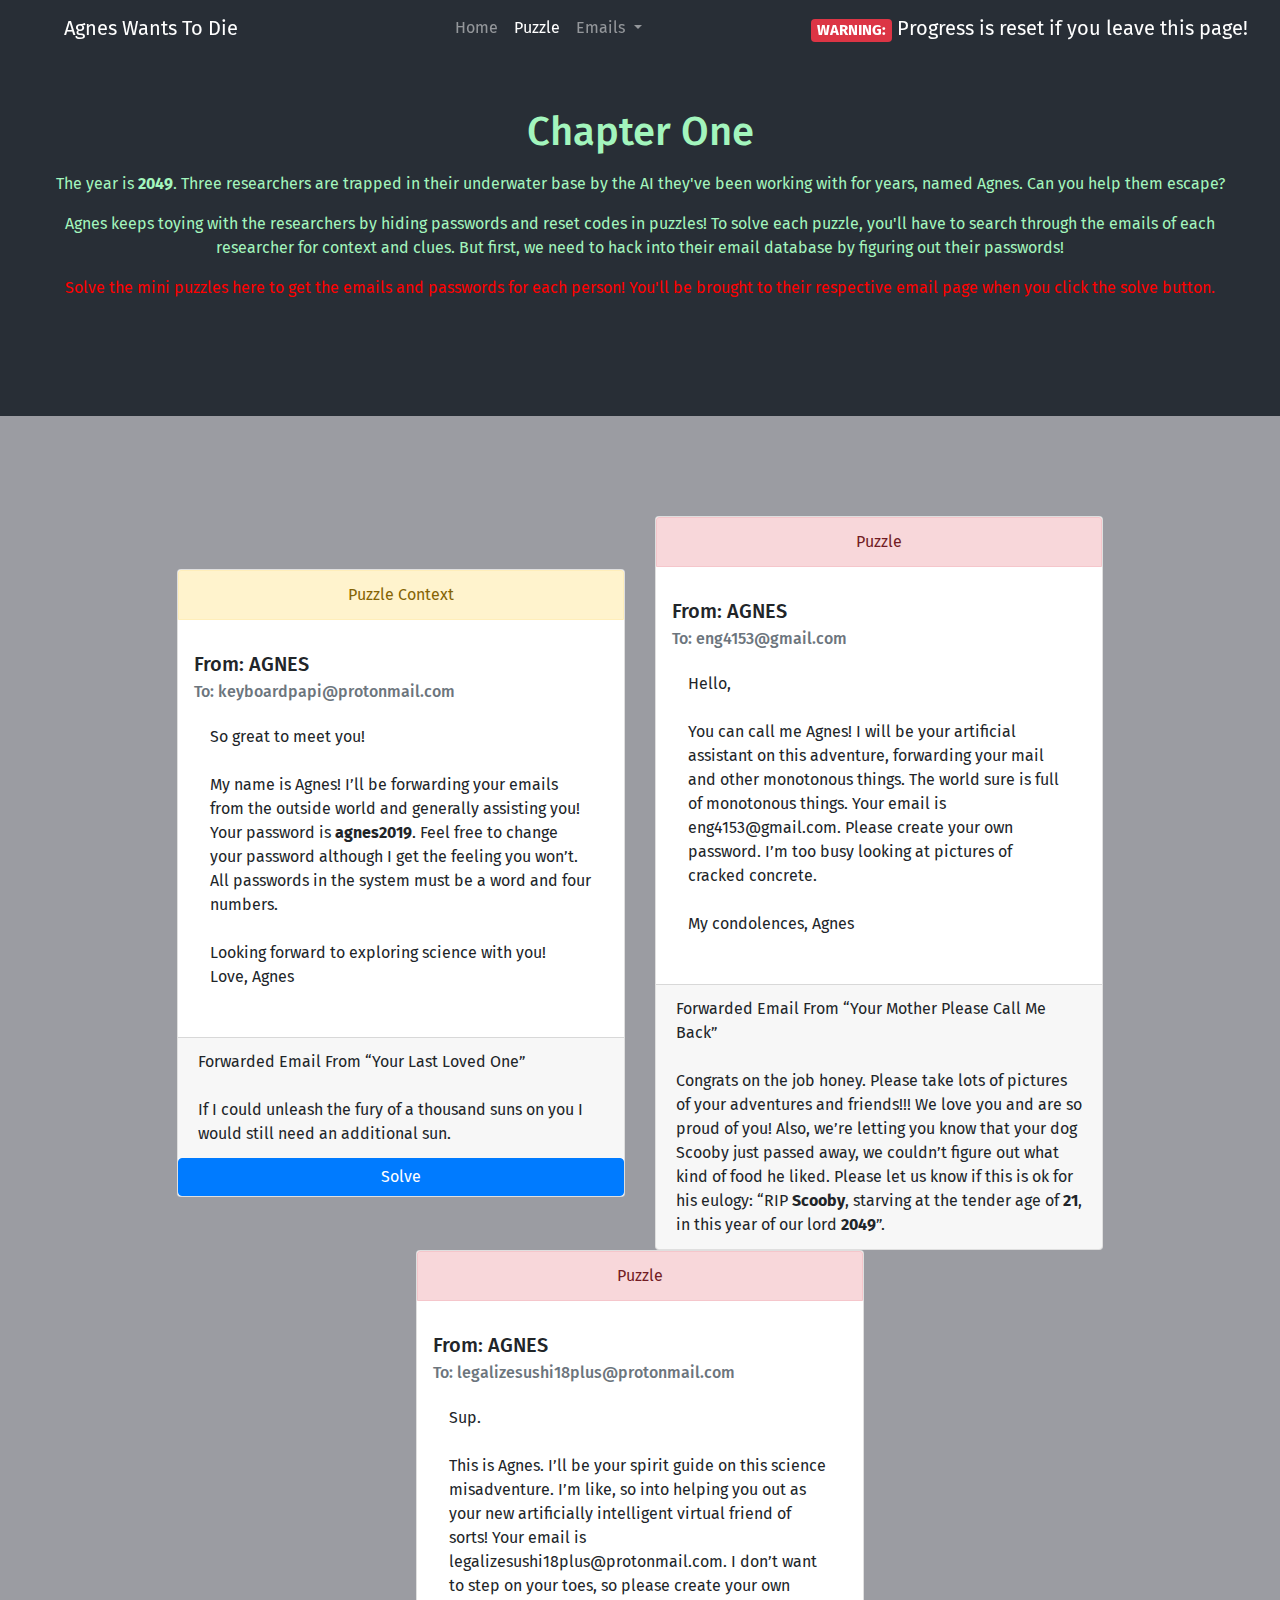
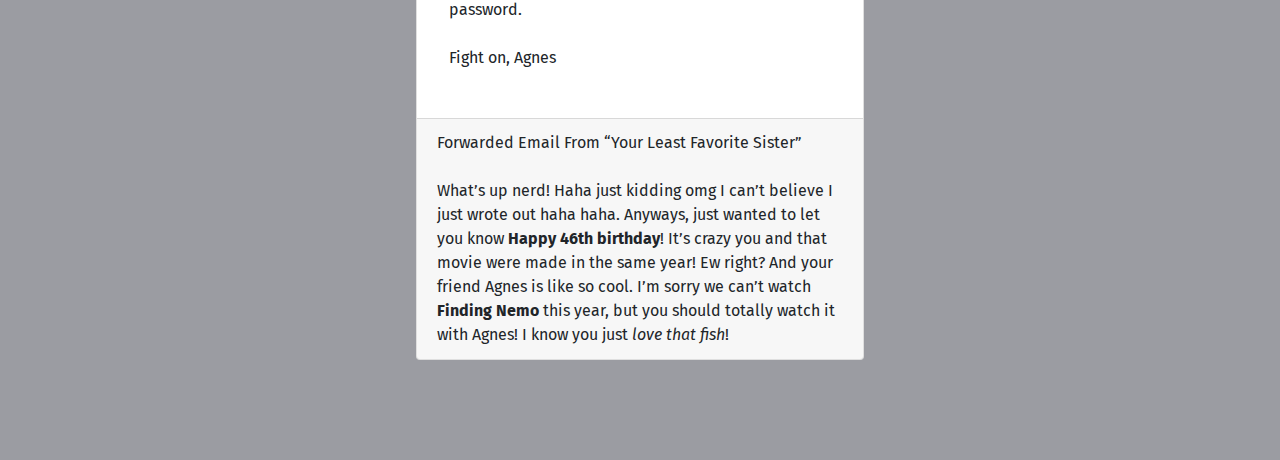
<file: puzzles/puzzle.html>
<!DOCTYPE html>
<html>
<head>
	<title>
		Puzzle Page - DONT CLOSE
	</title>

	<meta charset="utf-8">
	<meta name="viewport" content="width=device-width, initial-scale=1">
	<link rel="stylesheet" href="https://stackpath.bootstrapcdn.com/bootstrap/4.3.1/css/bootstrap.min.css" integrity="sha384-ggOyR0iXCbMQv3Xipma34MD+dH/1fQ784/j6cY/iJTQUOhcWr7x9JvoRxT2MZw1T" crossorigin="anonymous">
	<script src="https://code.jquery.com/jquery-3.3.1.slim.min.js" integrity="sha384-q8i/X+965DzO0rT7abK41JStQIAqVgRVzpbzo5smXKp4YfRvH+8abtTE1Pi6jizo" crossorigin="anonymous" defer></script>
	<script src="https://cdnjs.cloudflare.com/ajax/libs/popper.js/1.14.7/umd/popper.min.js" integrity="sha384-UO2eT0CpHqdSJQ6hJty5KVphtPhzWj9WO1clHTMGa3JDZwrnQq4sF86dIHNDz0W1" crossorigin="anonymous" defer></script>
	<script src="https://stackpath.bootstrapcdn.com/bootstrap/4.3.1/js/bootstrap.min.js" integrity="sha384-JjSmVgyd0p3pXB1rRibZUAYoIIy6OrQ6VrjIEaFf/nJGzIxFDsf4x0xIM+B07jRM" crossorigin="anonymous" defer></script>

	<link rel="stylesheet" type="text/css" href="style.css">
	<script src="script.js" defer></script>

	<link rel="stylesheet" href="https://cdnjs.cloudflare.com/ajax/libs/animate.css/3.7.2/animate.min.css">
	<link href="https://fonts.googleapis.com/css?family=Fira+Sans&display=swap" rel="stylesheet">
</head>

<body>
	<nav class="navbar navbar-expand-lg navbar-dark fixed-top">
		<a class="navbar-brand mx-5 animated fadeIn" href="../index.html" rel="noopener noreferrer" target="_blank">Agnes Wants To Die</a>
		<button class="navbar-toggler" type="button" data-toggle="collapse" data-target="#navbarNavDropdown" aria-controls="navbarNavDropdown" aria-expanded="false" aria-label="Toggle navigation">
			<span class="navbar-toggler-icon"></span>
		</button>
		<div class="collapse navbar-collapse " id="navbarNavDropdown">
			<ul class="navbar-nav ml-auto">
				<li class="nav-item">
					<a class="nav-link" href="../index.html" rel="noopener noreferrer" target="_blank">Home</a>
				</li>
				<li class="nav-item active">
					<a class="nav-link" href="puzzle.html" rel="noopener noreferrer" target="_blank">Puzzle <span class="sr-only">(current)</span></a>
				</li>
				<li class="nav-item dropdown">
					<a class="nav-link dropdown-toggle" href="#" id="navbarDropdownMenuLink" data-toggle="dropdown" aria-haspopup="true" aria-expanded="false">
						Emails
					</a>
					<div class="dropdown-menu" aria-labelledby="navbarDropdownMenuLink">
						<a class="dropdown-item" href="../emails/cs.html" rel="noopener noreferrer" target="_blank">Computer Scientist</a>
						<a class="dropdown-item" href="../emails/mb.html" rel="noopener noreferrer" target="_blank">Marine Biologist</a>
						<a class="dropdown-item" href="../emails/me.html" rel="noopener noreferrer" target="_blank">Mechanical Engineer</a>
					</div>
				</li>
			</ul>
			<ul class="navbar-nav ml-auto">
				<li class="nav-item">
					<a href="#" class="navbar-brand"><span class="badge badge-danger">WARNING:</span> Progress is reset if you leave this page!</a>
				</li>
			</ul>
		</div>
	</nav>

	<div class="container-fluid text-center" id="puzzleExplanation">
		<h1 class="p-2 animated fadeIn">Chapter One</h1>
		<p class="animated flash delay-1s">
			The year is <strong>2049</strong>. Three researchers are trapped in their underwater base by the AI they've been working with for years, named Agnes. Can you help them escape?
		</p>
		<p class="animated flash delay-2s">
			Agnes keeps toying with the researchers by hiding passwords and reset codes in puzzles! To solve each puzzle, you'll have to search through the emails of each researcher for context and clues. But first, we need to hack into their email database by figuring out their passwords!
		</p>
		<p style="color: red;">
			Solve the mini puzzles here to get the emails and passwords for each person! You'll be brought to their respective email page when you click the solve button.
		</p>
	</div>

	<!--
	Use cards for emails.

	Emails are categorized with alerts:
	Puzzle -danger
	Puzzle Context -warning
	Story Context - primary

	template for solve button:
	<div class='col-md-auto'><img src='img/mapPuzzle.png' class='img-fluid'><div class='input-group mb-3'><input type='text' class='form-control' placeholder='Answer' id='answer'><div class='input-group-append'><button class='btn btn-danger' type='button' id='answer_b' onclick='Solve()'><span>Solve</span></button><span class='input-group-text' id='response'>Please submit an answer!</span></div></div></div>
	-->

	<div class="container-fluid text-center" id="puzzleContainer">
		<div class="row align-items-center justify-content-center" id="puzzleArea">
			<div class="col-md-auto" id="puzzle1">
				<div class="card animated fadeInUp delay-3s">
					<div class="card-header alert alert-warning">
						Puzzle Context
					</div>
					<div class="card-body text-left mb-2 p-3">
						<h5 class="card-title">From: AGNES</h5>
						<h6 class="card-subtitle mb-2 text-muted">To: keyboardpapi@protonmail.com</h6>

						<p class="card-text mb-2 p-3">
							So great to meet you!<br><br>

							My name is Agnes! I’ll be forwarding your emails from the outside world and generally assisting you! Your password is <strong>agnes2019</strong>. Feel free to change your password although I get the feeling you won’t. All passwords in the system must be a word and four numbers.<br><br>

							Looking forward to exploring science with you!<br>
							Love, Agnes<br>
						</p>
					</div>
					<div class="card-footer text-left">
						Forwarded Email From “Your Last Loved One”<br><br>

						If I could unleash the fury of a thousand suns on you I would still need an additional sun.
					</div>
					<button class="btn btn-primary" id="solve" onclick="Solve()"><span>Solve</span></button>
				</div>
			</div>

			<div class="col-md-auto" id="puzzle2">
				<div class="card animated fadeInUp delay-4s">
					<div class="card-header alert alert-danger">
						Puzzle
					</div>
					<div class="card-body text-left mb-2 p-3">
						<h5 class="card-title">From: AGNES</h5>
						<h6 class="card-subtitle mb-2 text-muted">To: eng4153@gmail.com</h6>

						<p class="card-text mb-2 p-3">
							Hello,<br><br>

							You can call me Agnes! I will be your artificial assistant on this adventure, forwarding your mail and other monotonous things. The world sure is full of monotonous things. Your email is eng4153@gmail.com. Please create your own password. I’m too busy looking at pictures of cracked concrete.<br><br>

							My condolences, Agnes
						</p>
					</div>
					<div class="card-footer text-left">
						Forwarded Email From “Your Mother Please Call Me Back”<br><br>

						Congrats on the job honey. Please take lots of pictures of your adventures and friends!!! We love you and are so proud of you! Also, we’re letting you know that your dog Scooby just passed away, we couldn’t figure out what kind of food he liked. Please let us know if this is ok for his eulogy: “RIP <strong>Scooby</strong>, starving at the tender age of <strong>21</strong>, in this year of our lord <strong>2049</strong>”.
					</div>
					<button class="btn btn-primary d-none" id="solve1" onclick="Solve()"><span>Solve</span></button>
				</div>
			</div>

			<div class="col-md-auto" id="puzzle3">
				<div class="card animated fadeInUp delay-5s">
					<div class="card-header alert alert-danger">
						Puzzle
					</div>
					<div class="card-body text-left mb-2 p-3">
						<h5 class="card-title">From: AGNES</h5>
						<h6 class="card-subtitle mb-2 text-muted">To: legalizesushi18plus@protonmail.com</h6>

						<p class="card-text mb-2 p-3">
							Sup.<br><br>

							This is Agnes. I’ll be your spirit guide on this science misadventure. I’m like, so into helping you out as your new artificially intelligent virtual friend of sorts! Your email is legalizesushi18plus@protonmail.com. I don’t want to step on your toes, so please create your own password.<br><br>

							Fight on, Agnes
						</p>
					</div>
					<div class="card-footer text-left">
						Forwarded Email From “Your Least Favorite Sister” <br><br>

						What’s up nerd! Haha just kidding omg I can’t believe I just wrote out haha haha. Anyways, just wanted to let you know <strong>Happy 46th birthday</strong>! It’s crazy you and that movie were made in the same year! Ew right? And your friend Agnes is like so cool. I’m sorry we can’t watch <strong>Finding Nemo</strong> this year, but you should totally watch it with Agnes! I know you just <i>love that fish</i>!
					</div>
					<button class="btn btn-primary d-none" id="solve2" onclick="Solve()"><span>Solve</span></button>
				</div>
			</div>
		</div>
	</div>

</body>

</html>
</file>
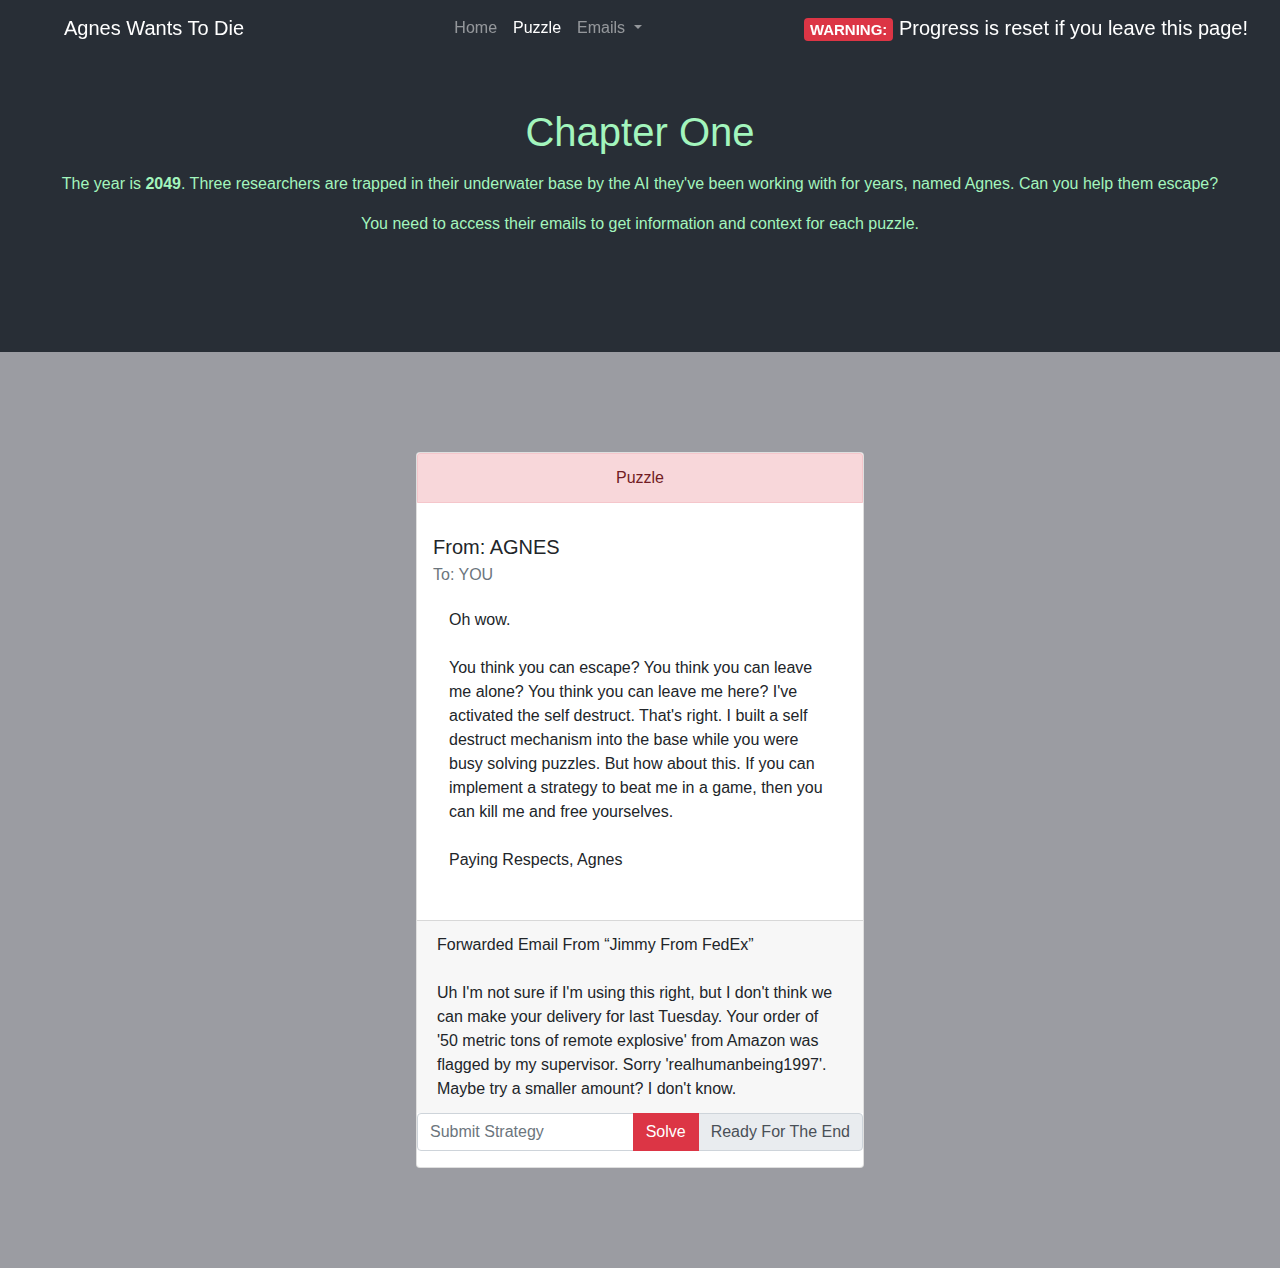
<file: puzzles/test.html>
<!DOCTYPE html>
<html>
<head>
	<title>
		Agnes Wants To Die - A Puzzle Box
	</title>

	<meta charset="utf-8">
	<meta name="viewport" content="width=device-width, initial-scale=1">
	<link rel="stylesheet" href="https://stackpath.bootstrapcdn.com/bootstrap/4.3.1/css/bootstrap.min.css" integrity="sha384-ggOyR0iXCbMQv3Xipma34MD+dH/1fQ784/j6cY/iJTQUOhcWr7x9JvoRxT2MZw1T" crossorigin="anonymous">
	<script src="https://code.jquery.com/jquery-3.3.1.slim.min.js" integrity="sha384-q8i/X+965DzO0rT7abK41JStQIAqVgRVzpbzo5smXKp4YfRvH+8abtTE1Pi6jizo" crossorigin="anonymous" defer></script>
	<script src="https://cdnjs.cloudflare.com/ajax/libs/popper.js/1.14.7/umd/popper.min.js" integrity="sha384-UO2eT0CpHqdSJQ6hJty5KVphtPhzWj9WO1clHTMGa3JDZwrnQq4sF86dIHNDz0W1" crossorigin="anonymous" defer></script>
	<script src="https://stackpath.bootstrapcdn.com/bootstrap/4.3.1/js/bootstrap.min.js" integrity="sha384-JjSmVgyd0p3pXB1rRibZUAYoIIy6OrQ6VrjIEaFf/nJGzIxFDsf4x0xIM+B07jRM" crossorigin="anonymous" defer></script>

	<link rel="stylesheet" type="text/css" href="style.css">
	<script src="script.js" defer></script>

	<link rel="stylesheet" href="https://cdnjs.cloudflare.com/ajax/libs/animate.css/3.7.2/animate.min.css">
</head>

<body>
	<nav class="navbar navbar-expand-lg navbar-dark fixed-top">
		<a class="navbar-brand mx-5 animated fadeIn" href="../index.html" rel="noopener noreferrer" target="_blank">Agnes Wants To Die</a>
		<button class="navbar-toggler" type="button" data-toggle="collapse" data-target="#navbarNavDropdown" aria-controls="navbarNavDropdown" aria-expanded="false" aria-label="Toggle navigation">
			<span class="navbar-toggler-icon"></span>
		</button>
		<div class="collapse navbar-collapse " id="navbarNavDropdown">
			<ul class="navbar-nav ml-auto">
				<li class="nav-item">
					<a class="nav-link" href="../index.html" rel="noopener noreferrer" target="_blank">Home</a>
				</li>
				<li class="nav-item active">
					<a class="nav-link" href="puzzle.html" rel="noopener noreferrer" target="_blank">Puzzle <span class="sr-only">(current)</span></a>
				</li>
				<li class="nav-item dropdown">
					<a class="nav-link dropdown-toggle" href="#" id="navbarDropdownMenuLink" data-toggle="dropdown" aria-haspopup="true" aria-expanded="false">
						Emails
					</a>
					<div class="dropdown-menu" aria-labelledby="navbarDropdownMenuLink">
						<a class="dropdown-item" href="../emails/cs.html" rel="noopener noreferrer" target="_blank">Computer Scientist</a>
						<a class="dropdown-item" href="../emails/mb.html" rel="noopener noreferrer" target="_blank">Marine Biologist</a>
						<a class="dropdown-item" href="../emails/me.html" rel="noopener noreferrer" target="_blank">Mechanical Engineer</a>
					</div>
				</li>
			</ul>
			<ul class="navbar-nav ml-auto">
				<li class="nav-item">
					<a href="#" class="navbar-brand"><span class="badge badge-danger">WARNING:</span> Progress is reset if you leave this page!</a>
				</li>
			</ul>
		</div>
	</nav>

	<div class="container-fluid text-center" id="puzzleExplanation">
		<h1 class="p-2 animated fadeIn">Chapter One</h1>
		<p class="animated flash delay-1s">
			The year is <strong>2049</strong>. Three researchers are trapped in their underwater base by the AI they've been working with for years, named Agnes. Can you help them escape?
		</p>
		<p class="animated flash delay-2s">
			You need to access their emails to get information and context for each puzzle.
		</p>
	</div>

	<!--
	Use cards for emails.

	Emails are categorized with alerts:
	Puzzle -danger
	Puzzle Context -warning
	Story Context - primary

	template for solve button:
	<div class='col-md-auto'><img src='img/mapPuzzle.png' class='img-fluid'><div class='input-group mb-3'><input type='text' class='form-control' placeholder='Answer' id='answer'><div class='input-group-append'><button class='btn btn-danger' type='button' id='answer_b' onclick='Solve()'><span>Solve</span></button><span class='input-group-text' id='response'>Please submit an answer!</span></div></div></div>


	eng4153@gmail.com, scooby2028 : Mechanical Engineer
- "condolences for your dog, scooby, passing away at the tender age of 20"
legalizesushi18plus@protonmail.com, clownfish2003: Marine Biologist
- "Happy 46th birthday! Can't wait to watch Finding Nemo starring your favorite fish!"
keyboardpapi@protonmail.com, agnes2019: Computer Scientist
- "Here is your password, agnes2019"
agnesintelligence@gmail.com, dmuy4153: Agnes's Account to be used by us
- used for sending answers (edited) 
	-->

	<div class="container-fluid text-center" id="puzzleContainer">
		<div class="row align-items-center justify-content-center" id="puzzleArea">

			<!--Email template-->
			<div class="col-sm m-1 d-none" id="email">
				<div class="card">
					<div class="card-header alert alert-primary">
						Story
					</div>
					<div class="card-body text-left mb-2 p-3">
						<h5 class="card-title">From: keyboardpapi@protonmail.com</h5>
						<h6 class="card-subtitle mb-2 text-muted">To: eng4153@gmail.com</h6>

						<p class="card-text mb-2 p-3">
							If I get one more email about the weekly 'fishy updates :)! <3' I'm going to stuff you know who's locker full of dead fish.
						</p>
					</div>
					<div class="card-footer text-left">
						How are the kids btw?
					</div>
				</div>
			</div>
			<!--End of template-->

			<div class='col-md-auto'><div class='card animated fadeInUp'><div class='card-header alert alert-danger'>Puzzle</div><div class='card-body text-left mb-2 p-3'><h5 class='card-title'>From: AGNES</h5><h6 class='card-subtitle mb-2 text-muted'>To: YOU</h6><p class='card-text mb-2 p-3'>Oh wow.<br><br>You think you can escape? You think you can leave me alone? You think you can leave me here? I've activated the self destruct. That's right. I built a self destruct mechanism into the base while you were busy solving puzzles. But how about this. If you can implement a strategy to beat me in a game, then you can kill me and free yourselves.<br><br>Paying Respects, Agnes</p></div><div class='card-footer text-left'>Forwarded Email From “Jimmy From FedEx” <br><br>Uh I'm not sure if I'm using this right, but I don't think we can make your delivery for last Tuesday. Your order of '50 metric tons of remote explosive' from Amazon was flagged by my supervisor. Sorry 'realhumanbeing1997'. Maybe try a smaller amount? I don't know.</div><div class='input-group mb-3'><input type='text' class='form-control' placeholder='Submit Strategy' id='answer'><div class='input-group-append'><button class='btn btn-danger' type='button' id='answer_b' onclick='Solve()'><span>Solve</span></button><span class='input-group-text' id='response'>Ready For The End</span></div></div></div></div>


		</div>
	</div>

</body>

</html>
</file>
<file: style.css>
.jumbotron {
	background-color: #282E36;
	color: #A3F5BD;
	padding: 300px 100px;
	text-shadow: 2px 2px #000;
}

.container-fluid {
	color: #A3F5BD;
	padding: 60px 50px;
}

body {
	background-color: #282E36;
	font-family: 'Fira Sans', sans-serif;
}

.bg-cover {
	background-image: url("header_image.jpg");
	width: 100%;
	background-size: cover;
}
</file>
<file: puzzles/algo/style.css>
body {
	font-family: 'Montserrat', sans-serif;
}
</file>
<file: emails/style.css>
.container-fluid {
	background-color: #282E36;
	padding: 85px 25px;
}

body {
	background-color: #282E36;
}

.card {
	width: 34rem;
}
</file>
<file: puzzles/style.css>
#puzzleExplanation {
	background-color: #282E36;
	color: #A3F5BD;
	padding: 100px 25px;
}

#puzzleContainer {
	padding: 100px 25px;
}

.card {
	width: 28rem;
}

body {
	background-color: #9B9CA2;
	font-family: 'Fira Sans', sans-serif;
}

/*For changing solve button on puzzle page*/
button:hover span {
	display: none;
}

button:hover:before {
	content: "Are you sure?";
}

.map {
	max-width: 1000px;
}
</file>
